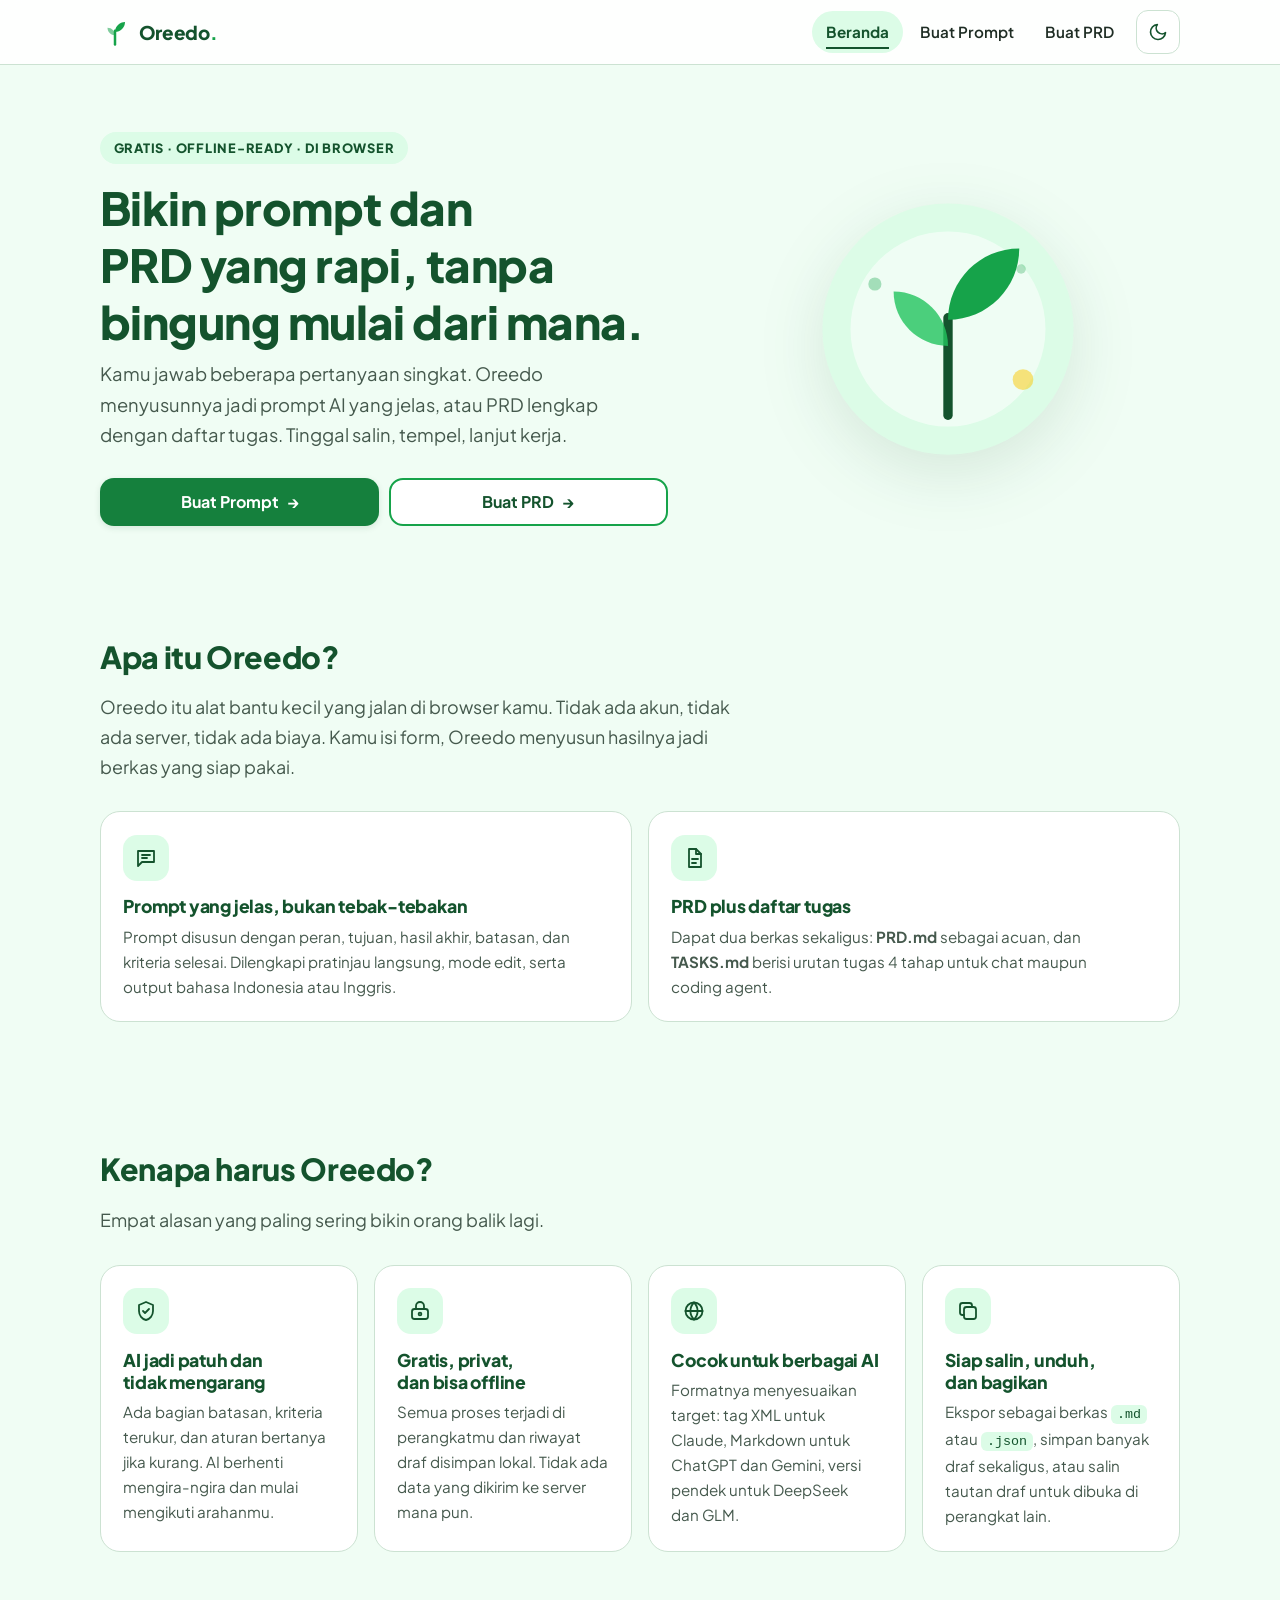
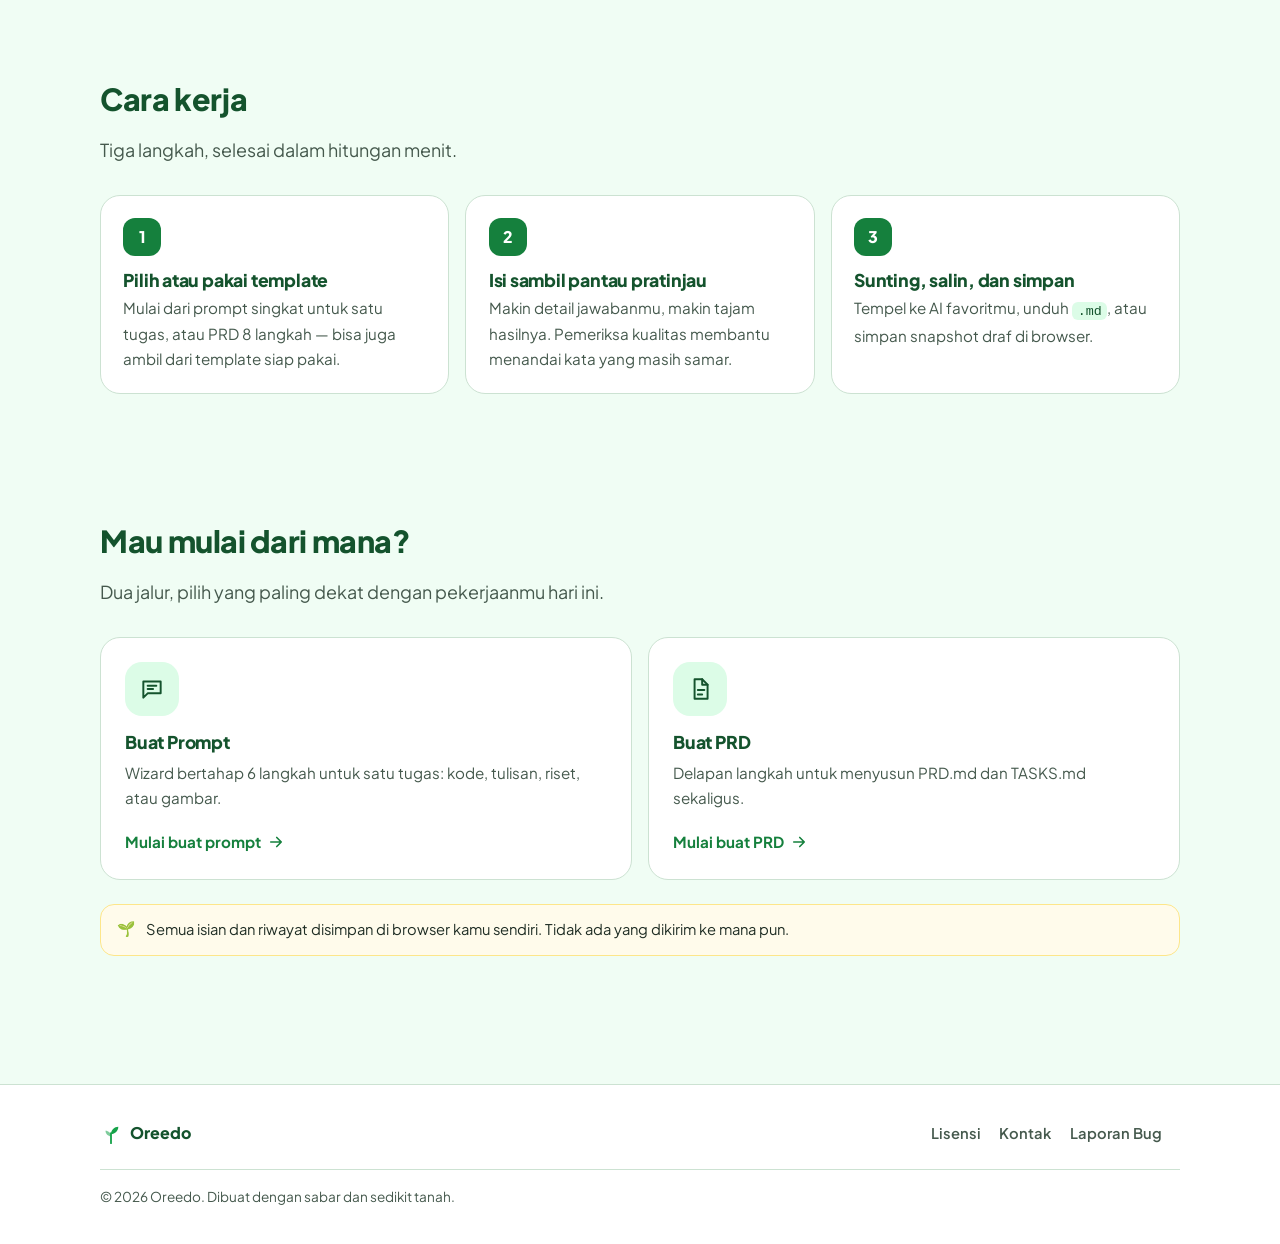
<file: index.html>
<!DOCTYPE html>
<html lang="id">
<head>
  <meta charset="UTF-8">
  <meta name="viewport" content="width=device-width, initial-scale=1">
  <meta name="color-scheme" content="light dark">
  <script>try{var t=localStorage.getItem('oreedo:theme');if(t==='light'||t==='dark'){document.querySelector('meta[name="color-scheme"]').content=t;}}catch(e){}</script>
  <title>Oreedo — Mesin Pembuat Prompt AI &amp; PRD</title>
  <meta name="description" content="Oreedo menyusun prompt AI dan PRD lengkap dari jawaban singkatmu. Salin, tempel ke ChatGPT, Claude, Gemini, DeepSeek, atau GLM.">
  <meta name="theme-color" content="#16a34a" media="(prefers-color-scheme: light)">
  <meta name="theme-color" content="#0c1610" media="(prefers-color-scheme: dark)">
  <meta property="og:title" content="Oreedo — Mesin Pembuat Prompt AI &amp; PRD">
  <meta property="og:description" content="Bikin prompt dan PRD yang rapi, tanpa bingung mulai dari mana.">
  <meta property="og:type" content="website">
  <meta property="og:image" content="assets/img/og-image.png">
  <meta name="twitter:card" content="summary_large_image">
  <meta name="twitter:image" content="assets/img/og-image.png">

  <link rel="manifest" href="manifest.webmanifest">
  <link rel="preconnect" href="https://fonts.googleapis.com">
  <link rel="preconnect" href="https://fonts.gstatic.com" crossorigin>
  <link href="https://fonts.googleapis.com/css2?family=Plus+Jakarta+Sans:wght@400;600;700;800&display=swap" rel="stylesheet">
  <link rel="stylesheet" href="assets/css/style.css">
  <link rel="icon" href="assets/img/logo.svg" type="image/svg+xml">
  <link rel="apple-touch-icon" href="assets/img/apple-touch-icon.png">
</head>
<body>

  <a class="skip-link" href="#main">Lewati ke konten</a>

  <header class="site-header">
    <div class="container header-inner">
      <a class="brand" href="index.html">
        <svg class="brand-mark" viewBox="0 0 24 24" aria-hidden="true" focusable="false">
          <path d="M12 22V11" fill="none" stroke="currentColor" stroke-width="2" stroke-linecap="round"/>
          <path d="M12 12c0-4.42 3.58-8 8-8 0 4.42-3.58 8-8 8Z" fill="currentColor"/>
          <path d="M12 14.5c0-3.31-2.69-6-6-6 0 3.31 2.69 6 6 6Z" fill="currentColor" opacity=".55"/>
        </svg>
        <span class="brand-name">Oreedo<span class="brand-dot">.</span></span>
      </a>

      <div class="header-actions">
        <button class="nav-toggle" type="button" aria-expanded="false" aria-controls="site-nav" aria-label="Buka menu">
          <svg viewBox="0 0 24 24" width="22" height="22" fill="none" stroke="currentColor" stroke-width="2" stroke-linecap="round" aria-hidden="true" focusable="false">
            <path d="M4 7h16M4 12h16M4 17h16"/>
          </svg>
        </button>

        <nav class="site-nav" id="site-nav" aria-label="Navigasi utama">
          <ul>
            <li><a href="index.html" aria-current="page">Beranda</a></li>
            <li><a href="prompt.html">Buat Prompt</a></li>
            <li><a href="prd.html">Buat PRD</a></li>
          </ul>
        </nav>

        <button class="theme-toggle" type="button" id="theme-toggle">
          <span class="theme-opt theme-opt-dark">
            <svg viewBox="0 0 24 24" width="20" height="20" fill="none" stroke="currentColor" stroke-width="2" stroke-linecap="round" stroke-linejoin="round" aria-hidden="true" focusable="false">
              <path d="M21 12.79A9 9 0 1 1 11.21 3 7 7 0 0 0 21 12.79z"/>
            </svg>
            <span class="visually-hidden">Ganti ke mode gelap</span>
          </span>
          <span class="theme-opt theme-opt-light">
            <svg viewBox="0 0 24 24" width="20" height="20" fill="none" stroke="currentColor" stroke-width="2" stroke-linecap="round" stroke-linejoin="round" aria-hidden="true" focusable="false">
              <circle cx="12" cy="12" r="4"/>
              <path d="M12 2v2M12 20v2M4.93 4.93l1.41 1.41M17.66 17.66l1.41 1.41M2 12h2M20 12h2M6.34 17.66l-1.41 1.41M19.07 4.93l-1.41 1.41"/>
            </svg>
            <span class="visually-hidden">Ganti ke mode terang</span>
          </span>
        </button>
      </div>
    </div>
  </header>

  <main id="main">

    <!-- ============ HERO ============ -->
    <section class="hero">
      <div class="container hero-inner">
        <div>
          <span class="eyebrow">Gratis · Offline-Ready · Di Browser</span>
          <h1>Bikin prompt dan PRD yang rapi, tanpa bingung mulai dari mana.</h1>
          <p class="hero-sub">
            Kamu jawab beberapa pertanyaan singkat. Oreedo menyusunnya jadi prompt AI
            yang jelas, atau PRD lengkap dengan daftar tugas. Tinggal salin, tempel,
            lanjut kerja.
          </p>
          <div class="hero-actions">
            <a class="btn btn-primary" href="prompt.html">
              Buat Prompt
              <span class="btn-arrow" aria-hidden="true">→</span>
            </a>
            <a class="btn btn-secondary" href="prd.html">
              Buat PRD
              <span class="btn-arrow" aria-hidden="true">→</span>
            </a>
          </div>
        </div>

        <div class="hero-art" aria-hidden="true">
          <svg viewBox="0 0 320 320" role="presentation" focusable="false">
            <circle cx="160" cy="160" r="134" fill="#dcfce7"/>
            <circle cx="160" cy="160" r="104" fill="#ffffff" opacity=".55"/>
            <path d="M160 252V148" fill="none" stroke="#14532d" stroke-width="10" stroke-linecap="round"/>
            <path d="M160 150c0-42 34-76 76-76 0 42-34 76-76 76Z" fill="#16a34a"/>
            <path d="M160 178c0-32-26-58-58-58 0 32 26 58 58 58Z" fill="#22c55e" opacity=".8"/>
            <circle cx="240" cy="214" r="11" fill="#facc15" opacity=".55"/>
            <circle cx="82" cy="112" r="7" fill="#16a34a" opacity=".35"/>
            <circle cx="238" cy="96" r="5" fill="#16a34a" opacity=".3"/>
          </svg>
        </div>
      </div>
    </section>

    <!-- ============ APA ITU ============ -->
    <section class="section" id="apa-itu">
      <div class="container">
        <div class="section-head">
          <h2>Apa itu Oreedo?</h2>
          <p class="lead">
            Oreedo itu alat bantu kecil yang jalan di browser kamu. Tidak ada akun,
            tidak ada server, tidak ada biaya. Kamu isi form, Oreedo menyusun hasilnya
            jadi berkas yang siap pakai.
          </p>
        </div>

        <div class="grid grid-2">
          <article class="card">
            <span class="card-icon" aria-hidden="true">
              <svg viewBox="0 0 24 24" width="24" height="24" fill="none" stroke="currentColor" stroke-width="1.8" stroke-linecap="round" stroke-linejoin="round">
                <path d="M4 5h16v11H8l-4 4V5Z"/>
                <path d="M8 9h8M8 12h5"/>
              </svg>
            </span>
            <h3>Prompt yang jelas, bukan tebak-tebakan</h3>
            <p>
              Prompt disusun dengan peran, tujuan, hasil akhir, batasan, dan kriteria selesai.
              Dilengkapi pratinjau langsung, mode edit, serta output bahasa Indonesia atau Inggris.
            </p>
          </article>

          <article class="card">
            <span class="card-icon" aria-hidden="true">
              <svg viewBox="0 0 24 24" width="24" height="24" fill="none" stroke="currentColor" stroke-width="1.8" stroke-linecap="round" stroke-linejoin="round">
                <path d="M7 3h7l5 5v13H7z"/>
                <path d="M14 3v5h5"/>
                <path d="M10 13h6M10 17h4"/>
              </svg>
            </span>
            <h3>PRD plus daftar tugas</h3>
            <p>
              Dapat dua berkas sekaligus: <strong>PRD.md</strong> sebagai acuan, dan
              <strong>TASKS.md</strong> berisi urutan tugas 4 tahap untuk chat maupun coding agent.
            </p>
          </article>
        </div>
      </div>
    </section>

    <!-- ============ KENAPA ============ -->
    <section class="section" id="kenapa">
      <div class="container">
        <div class="section-head">
          <h2>Kenapa harus Oreedo?</h2>
          <p class="lead">Empat alasan yang paling sering bikin orang balik lagi.</p>
        </div>

        <div class="grid grid-4">
          <article class="card">
            <span class="card-icon" aria-hidden="true">
              <svg viewBox="0 0 24 24" width="24" height="24" fill="none" stroke="currentColor" stroke-width="1.8" stroke-linecap="round" stroke-linejoin="round">
                <path d="M12 3l7 3v6c0 4.4-3 8.2-7 9-4-.8-7-4.6-7-9V6l7-3Z"/>
                <path d="M9 12l2 2 4-4"/>
              </svg>
            </span>
            <h3>AI jadi patuh dan tidak mengarang</h3>
            <p>
              Ada bagian batasan, kriteria terukur, dan aturan bertanya jika kurang. AI berhenti
              mengira-ngira dan mulai mengikuti arahanmu.
            </p>
          </article>

          <article class="card">
            <span class="card-icon" aria-hidden="true">
              <svg viewBox="0 0 24 24" width="24" height="24" fill="none" stroke="currentColor" stroke-width="1.8" stroke-linecap="round" stroke-linejoin="round">
                <rect x="4" y="10" width="16" height="10" rx="2.5"/>
                <path d="M8 10V7a4 4 0 0 1 8 0v3"/>
                <circle cx="12" cy="15" r="1.4"/>
              </svg>
            </span>
            <h3>Gratis, privat, dan bisa offline</h3>
            <p>
              Semua proses terjadi di perangkatmu dan riwayat draf disimpan lokal. Tidak ada data
              yang dikirim ke server mana pun.
            </p>
          </article>

          <article class="card">
            <span class="card-icon" aria-hidden="true">
              <svg viewBox="0 0 24 24" width="24" height="24" fill="none" stroke="currentColor" stroke-width="1.8" stroke-linecap="round" stroke-linejoin="round">
                <circle cx="12" cy="12" r="8.5"/>
                <path d="M3.5 12h17M12 3.5c2.4 2.4 3.6 5.4 3.6 8.5S14.4 18.1 12 20.5c-2.4-2.4-3.6-5.4-3.6-8.5S9.6 5.9 12 3.5Z"/>
              </svg>
            </span>
            <h3>Cocok untuk berbagai AI</h3>
            <p>
              Formatnya menyesuaikan target: tag XML untuk Claude, Markdown untuk ChatGPT
              dan Gemini, versi pendek untuk DeepSeek dan GLM.
            </p>
          </article>

          <article class="card">
            <span class="card-icon" aria-hidden="true">
              <svg viewBox="0 0 24 24" width="24" height="24" fill="none" stroke="currentColor" stroke-width="1.8" stroke-linecap="round" stroke-linejoin="round">
                <rect x="8" y="8" width="12" height="12" rx="2.5"/>
                <path d="M16 8V6.5A2.5 2.5 0 0 0 13.5 4H6.5A2.5 2.5 0 0 0 4 6.5v7A2.5 2.5 0 0 0 6.5 16H8"/>
              </svg>
            </span>
            <h3>Siap salin, unduh, dan bagikan</h3>
            <p>
              Ekspor sebagai berkas <code>.md</code> atau <code>.json</code>, simpan banyak draf
              sekaligus, atau salin tautan draf untuk dibuka di perangkat lain.
            </p>
          </article>
        </div>
      </div>
    </section>

    <!-- ============ CARA KERJA ============ -->
    <section class="section" id="cara-kerja">
      <div class="container">
        <div class="section-head">
          <h2>Cara kerja</h2>
          <p class="lead">Tiga langkah, selesai dalam hitungan menit.</p>
        </div>

        <ol class="steps">
          <li class="step">
            <span class="step-num" aria-hidden="true">1</span>
            <h3>Pilih atau pakai template</h3>
            <p>Mulai dari prompt singkat untuk satu tugas, atau PRD 8 langkah — bisa juga ambil dari template siap pakai.</p>
          </li>
          <li class="step">
            <span class="step-num" aria-hidden="true">2</span>
            <h3>Isi sambil pantau pratinjau</h3>
            <p>Makin detail jawabanmu, makin tajam hasilnya. Pemeriksa kualitas membantu menandai kata yang masih samar.</p>
          </li>
          <li class="step">
            <span class="step-num" aria-hidden="true">3</span>
            <h3>Sunting, salin, dan simpan</h3>
            <p>Tempel ke AI favoritmu, unduh <code>.md</code>, atau simpan snapshot draf di browser.</p>
          </li>
        </ol>
      </div>
    </section>

    <!-- ============ PILIHAN ============ -->
    <section class="section" id="mulai">
      <div class="container">
        <div class="section-head">
          <h2>Mau mulai dari mana?</h2>
          <p class="lead">Dua jalur, pilih yang paling dekat dengan pekerjaanmu hari ini.</p>
        </div>

        <div class="grid grid-2">
          <a class="choice-card" href="prompt.html">
            <span class="choice-icon" aria-hidden="true">
              <svg viewBox="0 0 24 24" width="26" height="26" fill="none" stroke="currentColor" stroke-width="1.8" stroke-linecap="round" stroke-linejoin="round">
                <path d="M4 5h16v11H8l-4 4V5Z"/>
                <path d="M8 9h8M8 12h5"/>
              </svg>
            </span>
            <h3>Buat Prompt</h3>
            <p>Wizard bertahap 6 langkah untuk satu tugas: kode, tulisan, riset, atau gambar.</p>
            <span class="choice-cta">
              Mulai buat prompt
              <svg viewBox="0 0 24 24" width="18" height="18" fill="none" stroke="currentColor" stroke-width="2.2" stroke-linecap="round" stroke-linejoin="round" aria-hidden="true">
                <path d="M5 12h14M13 6l6 6-6 6"/>
              </svg>
            </span>
          </a>

          <a class="choice-card" href="prd.html">
            <span class="choice-icon" aria-hidden="true">
              <svg viewBox="0 0 24 24" width="26" height="26" fill="none" stroke="currentColor" stroke-width="1.8" stroke-linecap="round" stroke-linejoin="round">
                <path d="M7 3h7l5 5v13H7z"/>
                <path d="M14 3v5h5"/>
                <path d="M10 13h6M10 17h4"/>
              </svg>
            </span>
            <h3>Buat PRD</h3>
            <p>Delapan langkah untuk menyusun PRD.md dan TASKS.md sekaligus.</p>
            <span class="choice-cta">
              Mulai buat PRD
              <svg viewBox="0 0 24 24" width="18" height="18" fill="none" stroke="currentColor" stroke-width="2.2" stroke-linecap="round" stroke-linejoin="round" aria-hidden="true">
                <path d="M5 12h14M13 6l6 6-6 6"/>
              </svg>
            </span>
          </a>
        </div>

        <div class="notice notice-info mt-2">
          <span class="notice-icon" aria-hidden="true">🌱</span>
          <p>
            Semua isian dan riwayat disimpan di browser kamu sendiri. Tidak ada yang dikirim ke mana pun.
          </p>
        </div>
      </div>
    </section>

  </main>

  <footer class="site-footer">
    <div class="container footer-inner">
      <span class="footer-brand">
        <svg class="brand-mark" viewBox="0 0 24 24" aria-hidden="true" focusable="false">
          <path d="M12 22V11" fill="none" stroke="currentColor" stroke-width="2" stroke-linecap="round"/>
          <path d="M12 12c0-4.42 3.58-8 8-8 0 4.42-3.58 8-8 8Z" fill="currentColor"/>
          <path d="M12 14.5c0-3.31-2.69-6-6-6 0 3.31 2.69 6 6 6Z" fill="currentColor" opacity=".55"/>
        </svg>
        Oreedo
      </span>

      <ul class="footer-links">
        <li><a href="lisensi.html">Lisensi</a></li>
        <li><a href="kontak.html">Kontak</a></li>
        <li><a href="bug.html">Laporan Bug</a></li>
        <li><button type="button" class="btn btn-secondary btn-xs" id="btn-install" hidden>Pasang aplikasi</button></li>
      </ul>
      <span class="visually-hidden" id="install-status" role="status"></span>

      <p class="footer-meta">
        &copy; <span data-year>2026</span> Oreedo. Dibuat dengan sabar dan sedikit tanah.
      </p>
    </div>
  </footer>

  <script src="assets/js/common.js" defer></script>
</body>
</html>
</file>
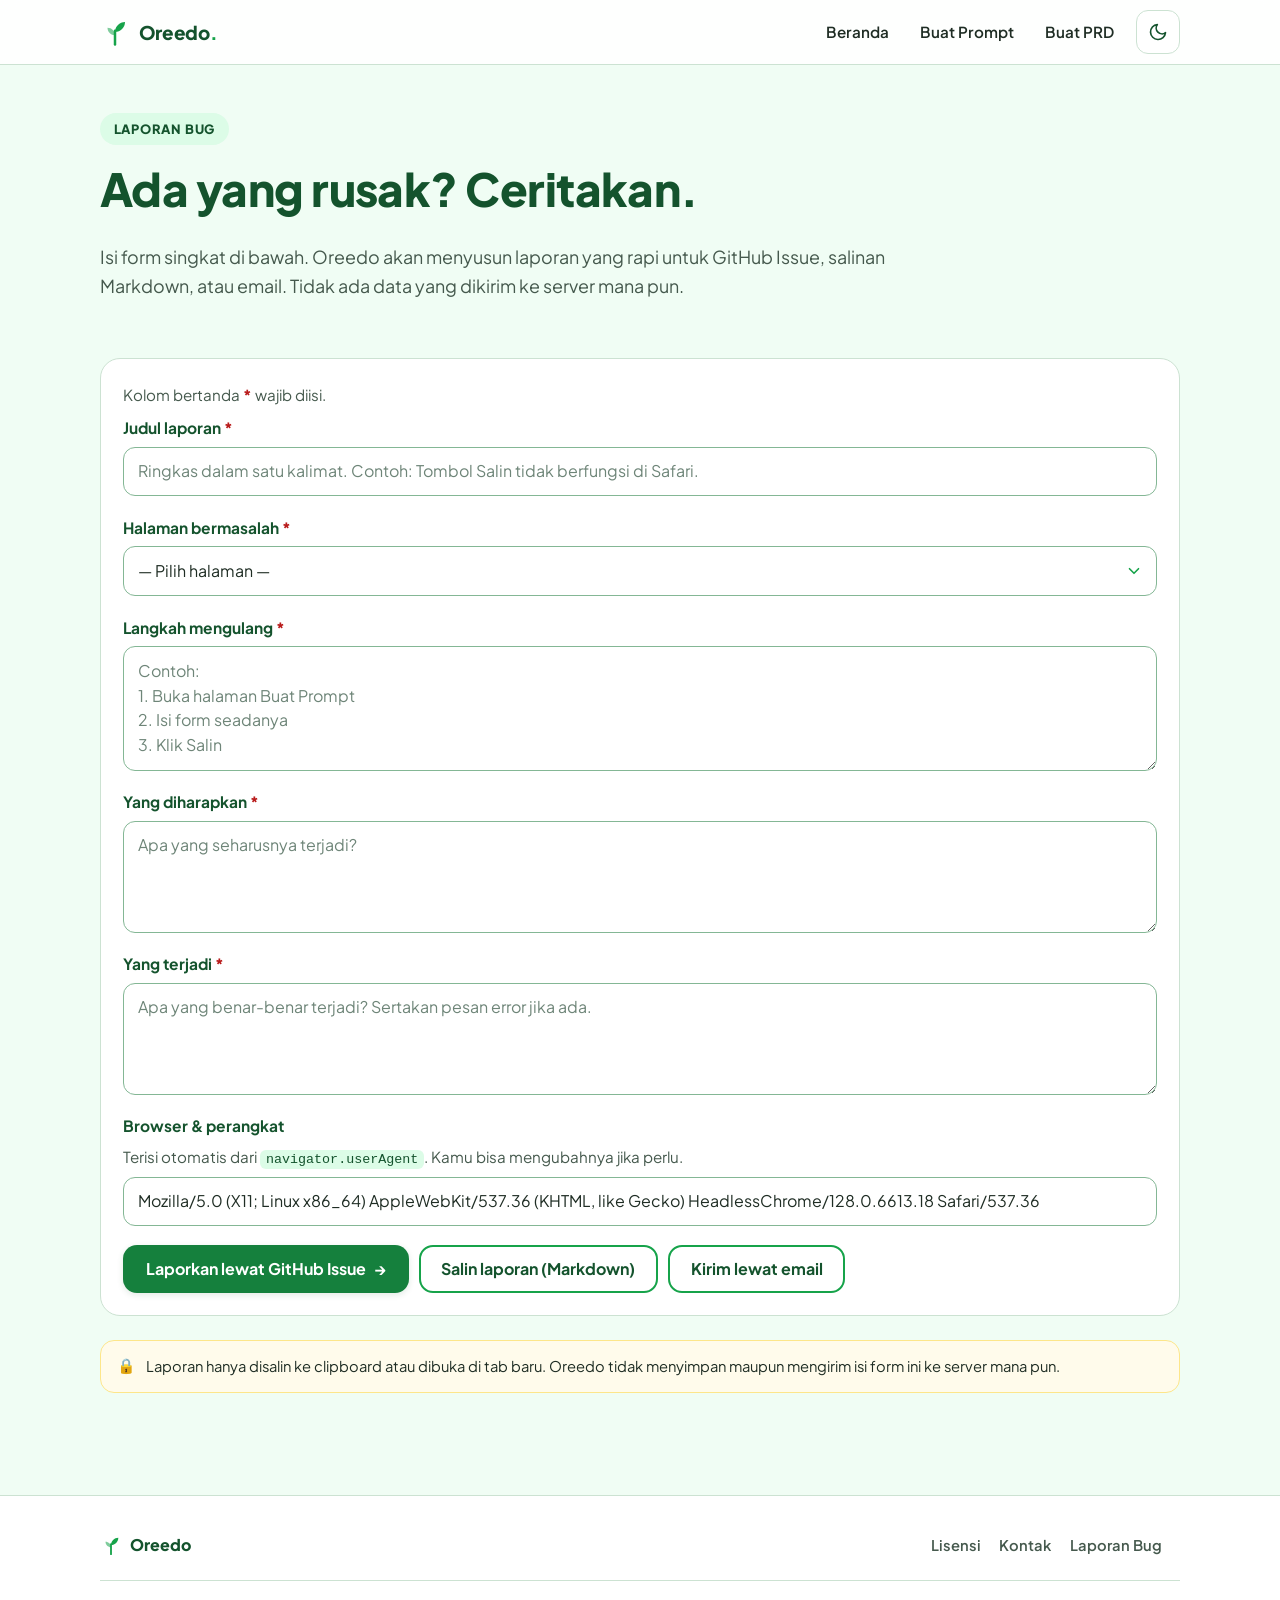
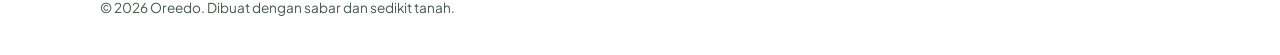
<file: bug.html>
<!DOCTYPE html>
<html lang="id">
<head>
  <meta charset="UTF-8">
  <meta name="viewport" content="width=device-width, initial-scale=1">
  <meta name="color-scheme" content="light dark">
  <script>try{var t=localStorage.getItem('oreedo:theme');if(t==='light'||t==='dark'){document.querySelector('meta[name="color-scheme"]').content=t;}}catch(e){}</script>
  <title>Laporan Bug — Oreedo</title>
  <meta name="description" content="Laporkan bug di Oreedo lewat GitHub Issue, salinan Markdown, atau email. Tanpa form yang butuh server.">
  <meta name="theme-color" content="#16a34a" media="(prefers-color-scheme: light)">
  <meta name="theme-color" content="#0c1610" media="(prefers-color-scheme: dark)">
  <meta property="og:title" content="Laporan Bug — Oreedo">
  <meta property="og:description" content="Laporkan masalah di Oreedo lewat GitHub Issue, Markdown, atau email langsung dari browser.">
  <meta property="og:type" content="website">
  <meta property="og:image" content="assets/img/og-image.png">
  <meta name="twitter:card" content="summary_large_image">
  <meta name="twitter:image" content="assets/img/og-image.png">

  <link rel="manifest" href="manifest.webmanifest">
  <link rel="icon" href="assets/img/logo.svg" type="image/svg+xml">
  <link rel="apple-touch-icon" href="assets/img/apple-touch-icon.png">
  <link rel="preconnect" href="https://fonts.googleapis.com">
  <link rel="preconnect" href="https://fonts.gstatic.com" crossorigin>
  <link href="https://fonts.googleapis.com/css2?family=Plus+Jakarta+Sans:wght@400;600;700;800&display=swap" rel="stylesheet">
  <link rel="stylesheet" href="assets/css/style.css">
</head>
<body>

  <a class="skip-link" href="#main">Lewati ke konten</a>

  <header class="site-header">
    <div class="container header-inner">
      <a class="brand" href="index.html">
        <svg class="brand-mark" viewBox="0 0 24 24" aria-hidden="true" focusable="false">
          <path d="M12 22V11" fill="none" stroke="currentColor" stroke-width="2" stroke-linecap="round"/>
          <path d="M12 12c0-4.42 3.58-8 8-8 0 4.42-3.58 8-8 8Z" fill="currentColor"/>
          <path d="M12 14.5c0-3.31-2.69-6-6-6 0 3.31 2.69 6 6 6Z" fill="currentColor" opacity=".55"/>
        </svg>
        <span class="brand-name">Oreedo<span class="brand-dot">.</span></span>
      </a>

      <div class="header-actions">
        <button class="nav-toggle" type="button" aria-expanded="false" aria-controls="site-nav" aria-label="Buka menu">
          <svg viewBox="0 0 24 24" width="22" height="22" fill="none" stroke="currentColor" stroke-width="2" stroke-linecap="round" aria-hidden="true" focusable="false">
            <path d="M4 7h16M4 12h16M4 17h16"/>
          </svg>
        </button>

        <nav class="site-nav" id="site-nav" aria-label="Navigasi utama">
          <ul>
            <li><a href="index.html">Beranda</a></li>
            <li><a href="prompt.html">Buat Prompt</a></li>
            <li><a href="prd.html">Buat PRD</a></li>
          </ul>
        </nav>

        <button class="theme-toggle" type="button" id="theme-toggle">
          <span class="theme-opt theme-opt-dark">
            <svg viewBox="0 0 24 24" width="20" height="20" fill="none" stroke="currentColor" stroke-width="2" stroke-linecap="round" stroke-linejoin="round" aria-hidden="true" focusable="false">
              <path d="M21 12.79A9 9 0 1 1 11.21 3 7 7 0 0 0 21 12.79z"/>
            </svg>
            <span class="visually-hidden">Ganti ke mode gelap</span>
          </span>
          <span class="theme-opt theme-opt-light">
            <svg viewBox="0 0 24 24" width="20" height="20" fill="none" stroke="currentColor" stroke-width="2" stroke-linecap="round" stroke-linejoin="round" aria-hidden="true" focusable="false">
              <circle cx="12" cy="12" r="4"/>
              <path d="M12 2v2M12 20v2M4.93 4.93l1.41 1.41M17.66 17.66l1.41 1.41M2 12h2M20 12h2M6.34 17.66l-1.41 1.41M19.07 4.93l-1.41 1.41"/>
            </svg>
            <span class="visually-hidden">Ganti ke mode terang</span>
          </span>
        </button>
      </div>
    </div>
  </header>

  <main id="main">

    <section class="page-head">
      <div class="container">
        <span class="eyebrow">Laporan Bug</span>
        <h1>Ada yang rusak? Ceritakan.</h1>
        <p class="lead">
          Isi form singkat di bawah. Oreedo akan menyusun laporan yang rapi untuk
          GitHub Issue, salinan Markdown, atau email. Tidak ada data yang dikirim ke
          server mana pun.
        </p>
      </div>
    </section>

    <section class="section-tight">
      <div class="container">

        <div class="card">
          <p class="form-note">Kolom bertanda <span class="req" aria-hidden="true">*</span> wajib diisi.</p>

          <form id="bug-form" class="form-grid" novalidate>

            <div class="field">
              <label for="bug-judul">Judul laporan <span class="req" aria-hidden="true">*</span></label>
              <input class="input" id="bug-judul" name="judul" type="text" required data-error="err-judul"
                     placeholder="Ringkas dalam satu kalimat. Contoh: Tombol Salin tidak berfungsi di Safari.">
              <p class="field-error" id="err-judul">
                <span role="img" aria-label="Error">❌</span>
                <span>Tulis ringkasan judul laporan terlebih dahulu.</span>
              </p>
            </div>

            <div class="field">
              <label for="bug-halaman">Halaman bermasalah <span class="req" aria-hidden="true">*</span></label>
              <select class="select" id="bug-halaman" name="halaman" required data-error="err-halaman">
                <option value="">— Pilih halaman —</option>
                <option value="index.html">Beranda</option>
                <option value="prompt.html">Buat Prompt</option>
                <option value="prd.html">Buat PRD</option>
                <option value="lisensi.html">Lisensi</option>
                <option value="kontak.html">Kontak</option>
                <option value="bug.html">Laporan Bug</option>
                <option value="404.html">Halaman 404</option>
                <option value="lainnya">Lainnya</option>
              </select>
              <p class="field-error" id="err-halaman">
                <span role="img" aria-label="Error">❌</span>
                <span>Pilih halaman tempat bug ditemukan.</span>
              </p>
            </div>

            <div class="field">
              <label for="bug-langkah">Langkah mengulang <span class="req" aria-hidden="true">*</span></label>
              <textarea class="textarea" id="bug-langkah" name="langkah" required data-error="err-langkah"
                        placeholder="Contoh:&#10;1. Buka halaman Buat Prompt&#10;2. Isi form seadanya&#10;3. Klik Salin"></textarea>
              <p class="field-error" id="err-langkah">
                <span role="img" aria-label="Error">❌</span>
                <span>Jelaskan langkah untuk mengulang masalah ini.</span>
              </p>
            </div>

            <div class="field">
              <label for="bug-harapan">Yang diharapkan <span class="req" aria-hidden="true">*</span></label>
              <textarea class="textarea" id="bug-harapan" name="harapan" required data-error="err-harapan"
                        placeholder="Apa yang seharusnya terjadi?"></textarea>
              <p class="field-error" id="err-harapan">
                <span role="img" aria-label="Error">❌</span>
                <span>Jelaskan hasil yang seharusnya terjadi.</span>
              </p>
            </div>

            <div class="field">
              <label for="bug-kenyataan">Yang terjadi <span class="req" aria-hidden="true">*</span></label>
              <textarea class="textarea" id="bug-kenyataan" name="kenyataan" required data-error="err-kenyataan"
                        placeholder="Apa yang benar-benar terjadi? Sertakan pesan error jika ada."></textarea>
              <p class="field-error" id="err-kenyataan">
                <span role="img" aria-label="Error">❌</span>
                <span>Jelaskan apa yang benar-benar terjadi.</span>
              </p>
            </div>

            <div class="field">
              <label for="bug-browser">Browser &amp; perangkat</label>
              <p class="hint" id="hint-browser">Terisi otomatis dari <code>navigator.userAgent</code>. Kamu bisa mengubahnya jika perlu.</p>
              <input class="input" id="bug-browser" name="browser" type="text" aria-describedby="hint-browser"
                     placeholder="Contoh: Chrome 135 di Android 14 / macOS Safari.">
            </div>

            <div class="btn-group">
              <button type="submit" class="btn btn-primary" id="btn-issue">
                Laporkan lewat GitHub Issue
                <span class="btn-arrow" aria-hidden="true">→</span>
              </button>
              <button type="button" class="btn btn-secondary" id="btn-copy-report">
                Salin laporan (Markdown)
              </button>
              <button type="button" class="btn btn-secondary" id="btn-email">
                Kirim lewat email
              </button>
            </div>
          </form>
        </div>

        <div class="notice notice-info mt-2">
          <span class="notice-icon" aria-hidden="true">🔒</span>
          <p>
            Laporan hanya disalin ke clipboard atau dibuka di tab baru. Oreedo tidak
            menyimpan maupun mengirim isi form ini ke server mana pun.
          </p>
        </div>

      </div>
    </section>

  </main>

  <footer class="site-footer">
    <div class="container footer-inner">
      <span class="footer-brand">
        <svg class="brand-mark" viewBox="0 0 24 24" aria-hidden="true" focusable="false">
          <path d="M12 22V11" fill="none" stroke="currentColor" stroke-width="2" stroke-linecap="round"/>
          <path d="M12 12c0-4.42 3.58-8 8-8 0 4.42-3.58 8-8 8Z" fill="currentColor"/>
          <path d="M12 14.5c0-3.31-2.69-6-6-6 0 3.31 2.69 6 6 6Z" fill="currentColor" opacity=".55"/>
        </svg>
        Oreedo
      </span>

      <ul class="footer-links">
        <li><a href="lisensi.html">Lisensi</a></li>
        <li><a href="kontak.html">Kontak</a></li>
        <li><a href="bug.html">Laporan Bug</a></li>
        <li><button type="button" class="btn btn-secondary btn-xs" id="btn-install" hidden>Pasang aplikasi</button></li>
      </ul>
      <span class="visually-hidden" id="install-status" role="status"></span>

      <p class="footer-meta">
        &copy; <span data-year>2026</span> Oreedo. Dibuat dengan sabar dan sedikit tanah.
      </p>
    </div>
  </footer>

  <script src="assets/js/common.js" defer></script>
  <script>
    (function () {
      'use strict';

      var GITHUB_USER = 'jaiz-lana';
      var GITHUB_REPO = 'Oreedo';
      var EMAIL = 'seputarteknologi102@gmail.com';
      var MAX_ISSUE_URL_LEN = 7000;

      function startBugPage() {
        var Oreedo = window.Oreedo;
        var $ = Oreedo.$;

        function initBrowser() {
          var el = $('#bug-browser');
          if (!el) return;
          try {
            var ua = navigator.userAgent || '';
            if (ua) el.value = ua;
          } catch (err) { /* diabaikan */ }
        }

        function validateForm() {
          var form = $('#bug-form');
          return Oreedo.validation.checkAndFocusFirstInvalid(form);
        }

        function getData() {
          function val(id) {
            var el = document.getElementById(id);
            return el ? String(el.value || '').trim() : '';
          }
          return {
            judul: val('bug-judul'),
            halaman: val('bug-halaman'),
            langkah: val('bug-langkah'),
            harapan: val('bug-harapan'),
            kenyataan: val('bug-kenyataan'),
            browser: val('bug-browser')
          };
        }

        function buildBody(d) {
          var lines = [];
          lines.push('### Halaman');
          lines.push(d.halaman || '[tidak diisi]');
          lines.push('');
          lines.push('### Langkah mengulang');
          lines.push(d.langkah);
          lines.push('');
          lines.push('### Yang diharapkan');
          lines.push(d.harapan);
          lines.push('');
          lines.push('### Yang terjadi');
          lines.push(d.kenyataan);
          lines.push('');
          lines.push('### Browser & perangkat');
          lines.push(d.browser || '[tidak diisi]');
          lines.push('');
          lines.push('---');
          lines.push('Dilaporkan lewat Oreedo.');
          return lines.join('\n');
        }

        function buildMarkdownReport(d) {
          return '# [Bug] ' + d.judul + '\n\n' + buildBody(d);
        }

        function buildIssueUrl(d) {
          var title = '[Bug] ' + d.judul;
          var body = buildBody(d);
          var base = 'https://github.com/' + GITHUB_USER + '/' + GITHUB_REPO + '/issues/new';
          return base + '?title=' + encodeURIComponent(title) + '&body=' + encodeURIComponent(body);
        }

        function openIssue() {
          if (!validateForm()) return;
          var d = getData();
          var title = '[Bug] ' + d.judul;
          var url = buildIssueUrl(d);

          if (url.length > MAX_ISSUE_URL_LEN) {
            var fullMd = buildMarkdownReport(d);
            var shortUrl = 'https://github.com/' + GITHUB_USER + '/' + GITHUB_REPO + '/issues/new'
              + '?title=' + encodeURIComponent(title)
              + '&body=' + encodeURIComponent('(Isi laporan lengkap sudah disalin ke clipboard — silakan tempel di sini.)');

            Oreedo.copy(fullMd).then(function () {
              Oreedo.toast('Laporan terlalu panjang untuk URL — Markdown lengkap sudah disalin ke clipboard, tempel di GitHub Issue.');
            });
            try {
              window.open(shortUrl, '_blank', 'noopener,noreferrer');
            } catch (err) {
              Oreedo.toast('Salinan Markdown siap. Buka GitHub Issue secara manual jika pop-up diblokir.');
            }
            return;
          }

          try {
            window.open(url, '_blank', 'noopener,noreferrer');
            Oreedo.toast('GitHub Issue dibuka di tab baru.');
          } catch (err) {
            Oreedo.toast('Gagal membuka tab baru. Izinkan pop-up atau salin laporan Markdown.');
          }
        }

        function copyReport() {
          if (!validateForm()) return;
          var md = buildMarkdownReport(getData());
          Oreedo.copy(md).then(function (ok) {
            Oreedo.toast(ok ? 'Laporan bug (Markdown) disalin ke clipboard.' : 'Gagal menyalin laporan.');
          });
        }

        function openEmail() {
          if (!validateForm()) return;
          var d = getData();
          var subject = '[Bug Oreedo] ' + d.judul;
          var body = buildBody(d);
          var url = 'mailto:' + encodeURIComponent(EMAIL)
            + '?subject=' + encodeURIComponent(subject)
            + '&body=' + encodeURIComponent(body);

          window.location.href = url;
          Oreedo.toast('Membuka aplikasi email…');
        }

        initBrowser();

        var form = $('#bug-form');
        if (form) {
          Oreedo.validation.attach(form);
          form.addEventListener('submit', function (e) {
            e.preventDefault();
            openIssue();
          });
        }

        var btnCopy = $('#btn-copy-report');
        if (btnCopy) btnCopy.addEventListener('click', copyReport);

        var btnEmail = $('#btn-email');
        if (btnEmail) btnEmail.addEventListener('click', openEmail);
      }

      if (document.readyState === 'loading') {
        document.addEventListener('DOMContentLoaded', startBugPage);
      } else if (window.Oreedo) {
        startBugPage();
      } else {
        window.addEventListener('load', startBugPage);
      }
    })();
  </script>
</body>
</html>
</file>
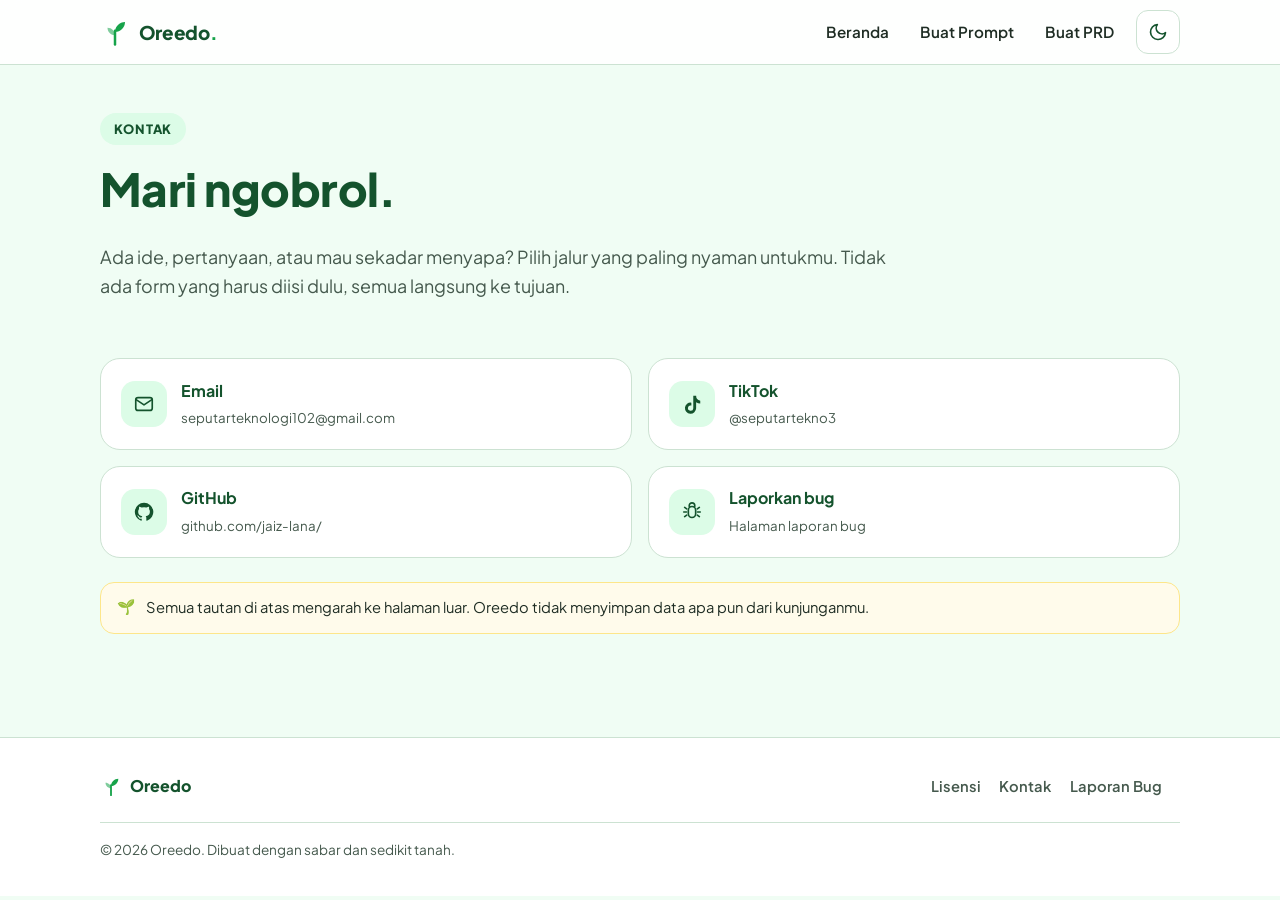
<file: kontak.html>
<!DOCTYPE html>
<html lang="id">
<head>
  <meta charset="UTF-8">
  <meta name="viewport" content="width=device-width, initial-scale=1">
  <meta name="color-scheme" content="light dark">
  <script>try{var t=localStorage.getItem('oreedo:theme');if(t==='light'||t==='dark'){document.querySelector('meta[name="color-scheme"]').content=t;}}catch(e){}</script>
  <title>Kontak — Oreedo</title>
  <meta name="description" content="Hubungi pembuat Oreedo lewat email, TikTok, atau GitHub.">
  <meta name="theme-color" content="#16a34a" media="(prefers-color-scheme: light)">
  <meta name="theme-color" content="#0c1610" media="(prefers-color-scheme: dark)">
  <meta property="og:title" content="Kontak — Oreedo">
  <meta property="og:description" content="Hubungi pembuat Oreedo lewat email, TikTok, atau GitHub.">
  <meta property="og:type" content="website">
  <meta property="og:image" content="assets/img/og-image.png">
  <meta name="twitter:card" content="summary_large_image">
  <meta name="twitter:image" content="assets/img/og-image.png">

  <link rel="manifest" href="manifest.webmanifest">
  <link rel="icon" href="assets/img/logo.svg" type="image/svg+xml">
  <link rel="apple-touch-icon" href="assets/img/apple-touch-icon.png">
  <link rel="preconnect" href="https://fonts.googleapis.com">
  <link rel="preconnect" href="https://fonts.gstatic.com" crossorigin>
  <link href="https://fonts.googleapis.com/css2?family=Plus+Jakarta+Sans:wght@400;600;700;800&display=swap" rel="stylesheet">
  <link rel="stylesheet" href="assets/css/style.css">
</head>
<body>

  <a class="skip-link" href="#main">Lewati ke konten</a>

  <header class="site-header">
    <div class="container header-inner">
      <a class="brand" href="index.html">
        <svg class="brand-mark" viewBox="0 0 24 24" aria-hidden="true" focusable="false">
          <path d="M12 22V11" fill="none" stroke="currentColor" stroke-width="2" stroke-linecap="round"/>
          <path d="M12 12c0-4.42 3.58-8 8-8 0 4.42-3.58 8-8 8Z" fill="currentColor"/>
          <path d="M12 14.5c0-3.31-2.69-6-6-6 0 3.31 2.69 6 6 6Z" fill="currentColor" opacity=".55"/>
        </svg>
        <span class="brand-name">Oreedo<span class="brand-dot">.</span></span>
      </a>

      <div class="header-actions">
        <button class="nav-toggle" type="button" aria-expanded="false" aria-controls="site-nav" aria-label="Buka menu">
          <svg viewBox="0 0 24 24" width="22" height="22" fill="none" stroke="currentColor" stroke-width="2" stroke-linecap="round" aria-hidden="true" focusable="false">
            <path d="M4 7h16M4 12h16M4 17h16"/>
          </svg>
        </button>

        <nav class="site-nav" id="site-nav" aria-label="Navigasi utama">
          <ul>
            <li><a href="index.html">Beranda</a></li>
            <li><a href="prompt.html">Buat Prompt</a></li>
            <li><a href="prd.html">Buat PRD</a></li>
          </ul>
        </nav>

        <button class="theme-toggle" type="button" id="theme-toggle">
          <span class="theme-opt theme-opt-dark">
            <svg viewBox="0 0 24 24" width="20" height="20" fill="none" stroke="currentColor" stroke-width="2" stroke-linecap="round" stroke-linejoin="round" aria-hidden="true" focusable="false">
              <path d="M21 12.79A9 9 0 1 1 11.21 3 7 7 0 0 0 21 12.79z"/>
            </svg>
            <span class="visually-hidden">Ganti ke mode gelap</span>
          </span>
          <span class="theme-opt theme-opt-light">
            <svg viewBox="0 0 24 24" width="20" height="20" fill="none" stroke="currentColor" stroke-width="2" stroke-linecap="round" stroke-linejoin="round" aria-hidden="true" focusable="false">
              <circle cx="12" cy="12" r="4"/>
              <path d="M12 2v2M12 20v2M4.93 4.93l1.41 1.41M17.66 17.66l1.41 1.41M2 12h2M20 12h2M6.34 17.66l-1.41 1.41M19.07 4.93l-1.41 1.41"/>
            </svg>
            <span class="visually-hidden">Ganti ke mode terang</span>
          </span>
        </button>
      </div>
    </div>
  </header>

  <main id="main">

    <section class="page-head">
      <div class="container">
        <span class="eyebrow">Kontak</span>
        <h1>Mari ngobrol.</h1>
        <p class="lead">
          Ada ide, pertanyaan, atau mau sekadar menyapa? Pilih jalur yang paling nyaman
          untukmu. Tidak ada form yang harus diisi dulu, semua langsung ke tujuan.
        </p>
      </div>
    </section>

    <section class="section-tight">
      <div class="container">
        <div class="grid grid-2">

          <a class="link-card" href="mailto:seputarteknologi102@gmail.com">
            <span class="card-icon" aria-hidden="true">
              <svg viewBox="0 0 24 24" width="22" height="22" fill="none" stroke="currentColor" stroke-width="1.8" stroke-linecap="round" stroke-linejoin="round">
                <rect x="3" y="5" width="18" height="14" rx="2.5"/>
                <path d="M3 7l9 6 9-6"/>
              </svg>
            </span>
            <span>
              <strong>Email</strong>
              <small>seputarteknologi102@gmail.com</small>
            </span>
          </a>

          <a class="link-card" href="https://www.tiktok.com/@seputartekno3" target="_blank" rel="noopener noreferrer">
            <span class="card-icon" aria-hidden="true">
              <svg viewBox="0 0 24 24" width="22" height="22" fill="currentColor">
                <path d="M16.5 3a5.5 5.5 0 0 0 4.5 5.4v3.1a8.4 8.4 0 0 1-4.5-1.5v6.6a6.1 6.1 0 1 1-5.2-6.1v3.2a2.9 2.9 0 1 0 2.1 2.9V3h3.1Z"/>
              </svg>
            </span>
            <span>
              <strong>TikTok</strong>
              <small>@seputartekno3</small>
            </span>
          </a>

          <a class="link-card" href="https://github.com/jaiz-lana/" target="_blank" rel="noopener noreferrer">
            <span class="card-icon" aria-hidden="true">
              <svg viewBox="0 0 24 24" width="22" height="22" fill="currentColor">
                <path d="M12 2a10 10 0 0 0-3.16 19.49c.5.09.68-.22.68-.48v-1.7c-2.78.6-3.37-1.34-3.37-1.34-.45-1.15-1.11-1.46-1.11-1.46-.91-.62.07-.6.07-.6 1 .07 1.53 1.03 1.53 1.03.9 1.53 2.36 1.09 2.94.83.09-.65.35-1.09.63-1.34-2.22-.25-4.55-1.11-4.55-4.94 0-1.09.39-1.98 1.03-2.68-.1-.25-.45-1.27.1-2.64 0 0 .84-.27 2.75 1.02a9.5 9.5 0 0 1 5 0c1.91-1.29 2.75-1.02 2.75-1.02.55 1.37.2 2.39.1 2.64.64.7 1.03 1.59 1.03 2.68 0 3.84-2.34 4.69-4.57 4.93.36.31.68.92.68 1.86v2.76c0 .27.18.58.69.48A10 10 0 0 0 12 2Z"/>
              </svg>
            </span>
            <span>
              <strong>GitHub</strong>
              <small>github.com/jaiz-lana/</small>
            </span>
          </a>

          <a class="link-card" href="bug.html">
            <span class="card-icon" aria-hidden="true">
              <svg viewBox="0 0 24 24" width="22" height="22" fill="none" stroke="currentColor" stroke-width="1.8" stroke-linecap="round" stroke-linejoin="round">
                <rect x="8" y="6" width="8" height="12" rx="4"/>
                <path d="M9 6V5a3 3 0 0 1 6 0v1M3 12h3M18 12h3M4 7l2.2 1.6M20 7l-2.2 1.6M4 17l2.2-1.6M20 17l-2.2-1.6"/>
              </svg>
            </span>
            <span>
              <strong>Laporkan bug</strong>
              <small>Halaman laporan bug</small>
            </span>
          </a>

        </div>

        <div class="notice notice-info mt-2">
          <span class="notice-icon" aria-hidden="true">🌱</span>
          <p>
            Semua tautan di atas mengarah ke halaman luar. Oreedo tidak menyimpan
            data apa pun dari kunjunganmu.
          </p>
        </div>
      </div>
    </section>

  </main>

  <footer class="site-footer">
    <div class="container footer-inner">
      <span class="footer-brand">
        <svg class="brand-mark" viewBox="0 0 24 24" aria-hidden="true" focusable="false">
          <path d="M12 22V11" fill="none" stroke="currentColor" stroke-width="2" stroke-linecap="round"/>
          <path d="M12 12c0-4.42 3.58-8 8-8 0 4.42-3.58 8-8 8Z" fill="currentColor"/>
          <path d="M12 14.5c0-3.31-2.69-6-6-6 0 3.31 2.69 6 6 6Z" fill="currentColor" opacity=".55"/>
        </svg>
        Oreedo
      </span>

      <ul class="footer-links">
        <li><a href="lisensi.html">Lisensi</a></li>
        <li><a href="kontak.html">Kontak</a></li>
        <li><a href="bug.html">Laporan Bug</a></li>
        <li><button type="button" class="btn btn-secondary btn-xs" id="btn-install" hidden>Pasang aplikasi</button></li>
      </ul>
      <span class="visually-hidden" id="install-status" role="status"></span>

      <p class="footer-meta">
        &copy; <span data-year>2026</span> Oreedo. Dibuat dengan sabar dan sedikit tanah.
      </p>
    </div>
  </footer>

  <script src="assets/js/common.js" defer></script>
</body>
</html>
</file>
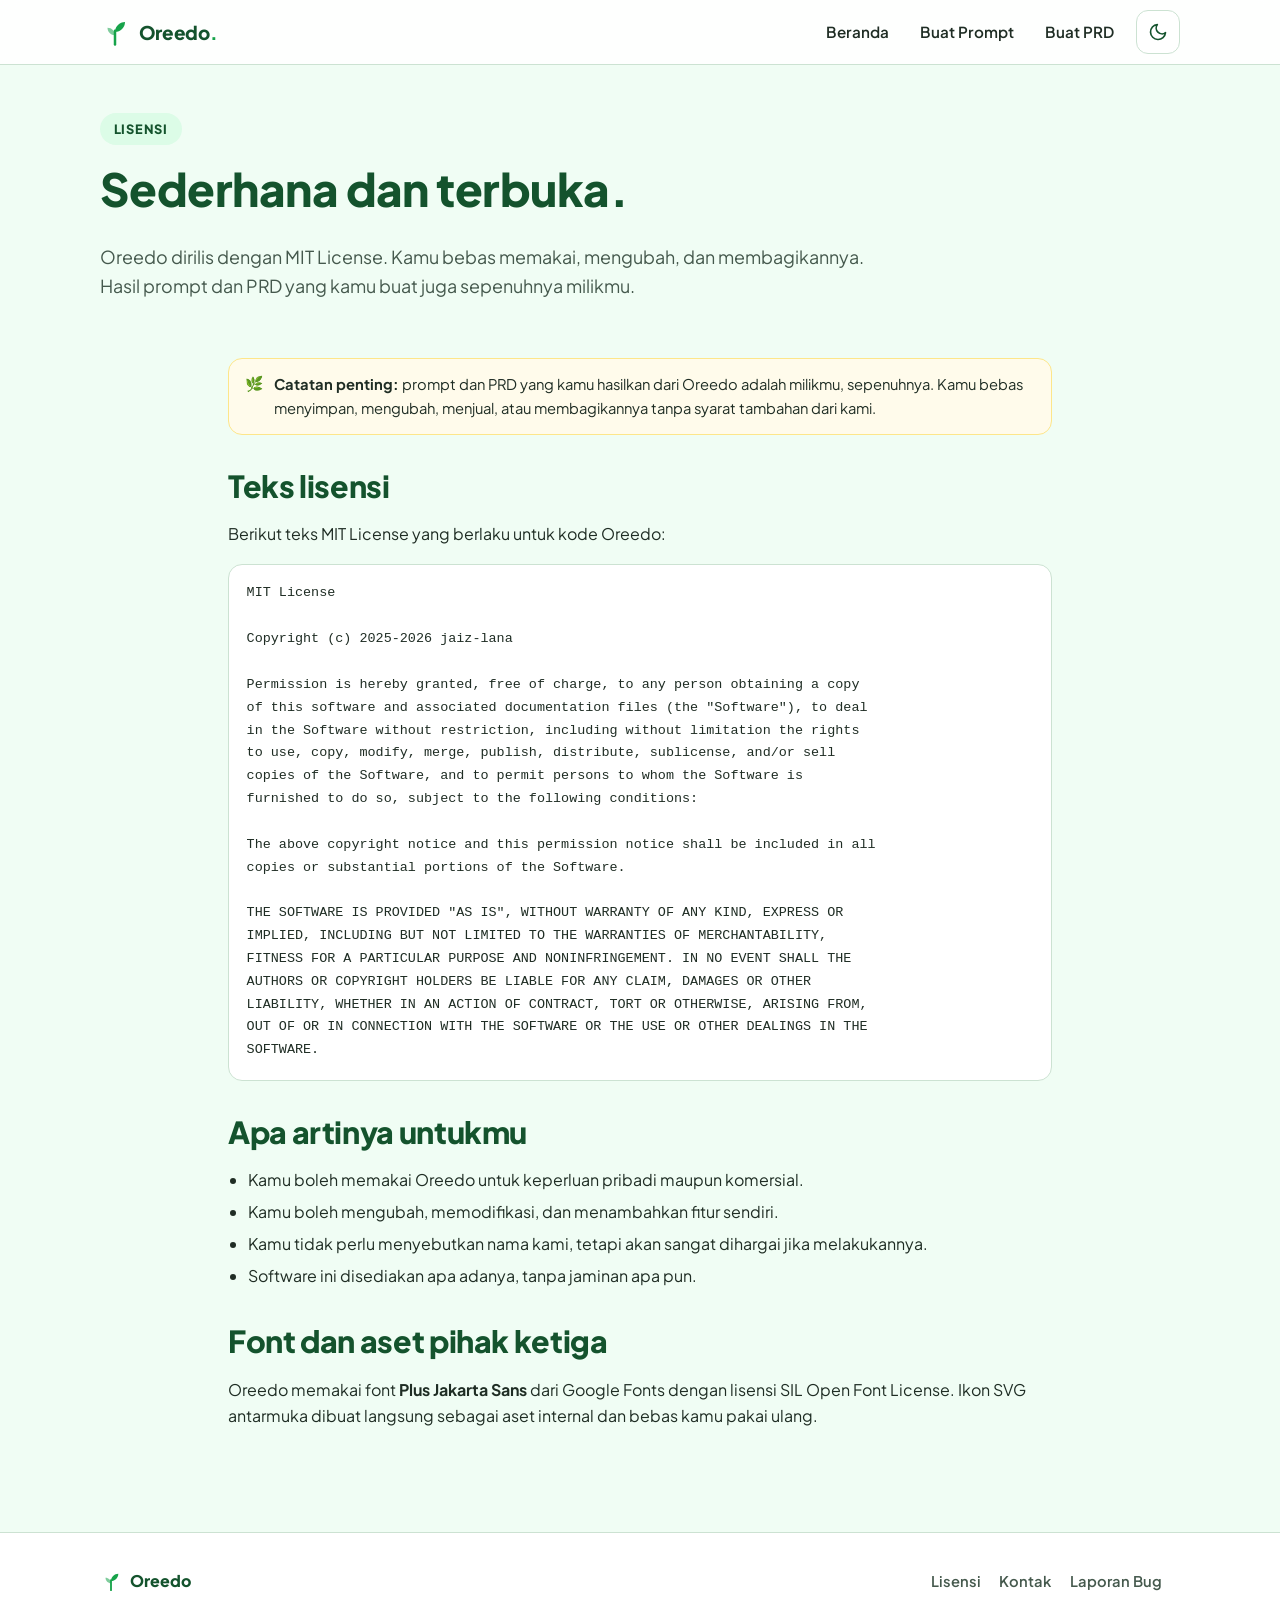
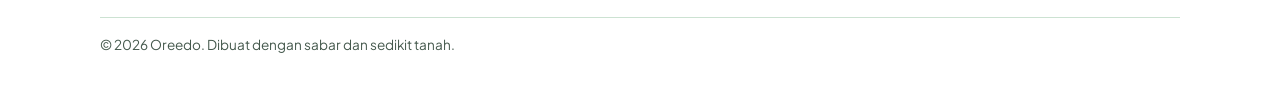
<file: lisensi.html>
<!DOCTYPE html>
<html lang="id">
<head>
  <meta charset="UTF-8">
  <meta name="viewport" content="width=device-width, initial-scale=1">
  <meta name="color-scheme" content="light dark">
  <script>try{var t=localStorage.getItem('oreedo:theme');if(t==='light'||t==='dark'){document.querySelector('meta[name="color-scheme"]').content=t;}}catch(e){}</script>
  <title>Lisensi — Oreedo</title>
  <meta name="description" content="Oreedo dirilis dengan MIT License. Prompt dan PRD yang kamu buat sepenuhnya milikmu.">
  <meta name="theme-color" content="#16a34a" media="(prefers-color-scheme: light)">
  <meta name="theme-color" content="#0c1610" media="(prefers-color-scheme: dark)">
  <meta property="og:title" content="Lisensi — Oreedo">
  <meta property="og:description" content="Oreedo dirilis dengan MIT License. Hasil prompt dan PRD sepenuhnya milikmu.">
  <meta property="og:type" content="website">
  <meta property="og:image" content="assets/img/og-image.png">
  <meta name="twitter:card" content="summary_large_image">
  <meta name="twitter:image" content="assets/img/og-image.png">

  <link rel="manifest" href="manifest.webmanifest">
  <link rel="icon" href="assets/img/logo.svg" type="image/svg+xml">
  <link rel="apple-touch-icon" href="assets/img/apple-touch-icon.png">
  <link rel="preconnect" href="https://fonts.googleapis.com">
  <link rel="preconnect" href="https://fonts.gstatic.com" crossorigin>
  <link href="https://fonts.googleapis.com/css2?family=Plus+Jakarta+Sans:wght@400;600;700;800&display=swap" rel="stylesheet">
  <link rel="stylesheet" href="assets/css/style.css">
</head>
<body>

  <a class="skip-link" href="#main">Lewati ke konten</a>

  <header class="site-header">
    <div class="container header-inner">
      <a class="brand" href="index.html">
        <svg class="brand-mark" viewBox="0 0 24 24" aria-hidden="true" focusable="false">
          <path d="M12 22V11" fill="none" stroke="currentColor" stroke-width="2" stroke-linecap="round"/>
          <path d="M12 12c0-4.42 3.58-8 8-8 0 4.42-3.58 8-8 8Z" fill="currentColor"/>
          <path d="M12 14.5c0-3.31-2.69-6-6-6 0 3.31 2.69 6 6 6Z" fill="currentColor" opacity=".55"/>
        </svg>
        <span class="brand-name">Oreedo<span class="brand-dot">.</span></span>
      </a>

      <div class="header-actions">
        <button class="nav-toggle" type="button" aria-expanded="false" aria-controls="site-nav" aria-label="Buka menu">
          <svg viewBox="0 0 24 24" width="22" height="22" fill="none" stroke="currentColor" stroke-width="2" stroke-linecap="round" aria-hidden="true" focusable="false">
            <path d="M4 7h16M4 12h16M4 17h16"/>
          </svg>
        </button>

        <nav class="site-nav" id="site-nav" aria-label="Navigasi utama">
          <ul>
            <li><a href="index.html">Beranda</a></li>
            <li><a href="prompt.html">Buat Prompt</a></li>
            <li><a href="prd.html">Buat PRD</a></li>
          </ul>
        </nav>

        <button class="theme-toggle" type="button" id="theme-toggle">
          <span class="theme-opt theme-opt-dark">
            <svg viewBox="0 0 24 24" width="20" height="20" fill="none" stroke="currentColor" stroke-width="2" stroke-linecap="round" stroke-linejoin="round" aria-hidden="true" focusable="false">
              <path d="M21 12.79A9 9 0 1 1 11.21 3 7 7 0 0 0 21 12.79z"/>
            </svg>
            <span class="visually-hidden">Ganti ke mode gelap</span>
          </span>
          <span class="theme-opt theme-opt-light">
            <svg viewBox="0 0 24 24" width="20" height="20" fill="none" stroke="currentColor" stroke-width="2" stroke-linecap="round" stroke-linejoin="round" aria-hidden="true" focusable="false">
              <circle cx="12" cy="12" r="4"/>
              <path d="M12 2v2M12 20v2M4.93 4.93l1.41 1.41M17.66 17.66l1.41 1.41M2 12h2M20 12h2M6.34 17.66l-1.41 1.41M19.07 4.93l-1.41 1.41"/>
            </svg>
            <span class="visually-hidden">Ganti ke mode terang</span>
          </span>
        </button>
      </div>
    </div>
  </header>

  <main id="main">

    <section class="page-head">
      <div class="container">
        <span class="eyebrow">Lisensi</span>
        <h1>Sederhana dan terbuka.</h1>
        <p class="lead">
          Oreedo dirilis dengan MIT License. Kamu bebas memakai, mengubah, dan
          membagikannya. Hasil prompt dan PRD yang kamu buat juga sepenuhnya milikmu.
        </p>
      </div>
    </section>

    <section class="section-tight">
      <div class="container prose">

        <div class="notice notice-info mb-2">
          <span class="notice-icon" aria-hidden="true">🌿</span>
          <p>
            <strong>Catatan penting:</strong> prompt dan PRD yang kamu hasilkan dari Oreedo
            adalah milikmu, sepenuhnya. Kamu bebas menyimpan, mengubah, menjual, atau
            membagikannya tanpa syarat tambahan dari kami.
          </p>
        </div>

        <h2>Teks lisensi</h2>
        <p>Berikut teks MIT License yang berlaku untuk kode Oreedo:</p>

        <pre class="pre-block">MIT License

Copyright (c) 2025-2026 jaiz-lana

Permission is hereby granted, free of charge, to any person obtaining a copy
of this software and associated documentation files (the "Software"), to deal
in the Software without restriction, including without limitation the rights
to use, copy, modify, merge, publish, distribute, sublicense, and/or sell
copies of the Software, and to permit persons to whom the Software is
furnished to do so, subject to the following conditions:

The above copyright notice and this permission notice shall be included in all
copies or substantial portions of the Software.

THE SOFTWARE IS PROVIDED "AS IS", WITHOUT WARRANTY OF ANY KIND, EXPRESS OR
IMPLIED, INCLUDING BUT NOT LIMITED TO THE WARRANTIES OF MERCHANTABILITY,
FITNESS FOR A PARTICULAR PURPOSE AND NONINFRINGEMENT. IN NO EVENT SHALL THE
AUTHORS OR COPYRIGHT HOLDERS BE LIABLE FOR ANY CLAIM, DAMAGES OR OTHER
LIABILITY, WHETHER IN AN ACTION OF CONTRACT, TORT OR OTHERWISE, ARISING FROM,
OUT OF OR IN CONNECTION WITH THE SOFTWARE OR THE USE OR OTHER DEALINGS IN THE
SOFTWARE.</pre>

        <h2>Apa artinya untukmu</h2>
        <ul>
          <li>Kamu boleh memakai Oreedo untuk keperluan pribadi maupun komersial.</li>
          <li>Kamu boleh mengubah, memodifikasi, dan menambahkan fitur sendiri.</li>
          <li>Kamu tidak perlu menyebutkan nama kami, tetapi akan sangat dihargai jika melakukannya.</li>
          <li>Software ini disediakan apa adanya, tanpa jaminan apa pun.</li>
        </ul>

        <h2>Font dan aset pihak ketiga</h2>
        <p>
          Oreedo memakai font <strong>Plus Jakarta Sans</strong> dari Google Fonts dengan
          lisensi SIL Open Font License. Ikon SVG antarmuka dibuat langsung sebagai aset
          internal dan bebas kamu pakai ulang.
        </p>

      </div>
    </section>

  </main>

  <footer class="site-footer">
    <div class="container footer-inner">
      <span class="footer-brand">
        <svg class="brand-mark" viewBox="0 0 24 24" aria-hidden="true" focusable="false">
          <path d="M12 22V11" fill="none" stroke="currentColor" stroke-width="2" stroke-linecap="round"/>
          <path d="M12 12c0-4.42 3.58-8 8-8 0 4.42-3.58 8-8 8Z" fill="currentColor"/>
          <path d="M12 14.5c0-3.31-2.69-6-6-6 0 3.31 2.69 6 6 6Z" fill="currentColor" opacity=".55"/>
        </svg>
        Oreedo
      </span>

      <ul class="footer-links">
        <li><a href="lisensi.html">Lisensi</a></li>
        <li><a href="kontak.html">Kontak</a></li>
        <li><a href="bug.html">Laporan Bug</a></li>
        <li><button type="button" class="btn btn-secondary btn-xs" id="btn-install" hidden>Pasang aplikasi</button></li>
      </ul>
      <span class="visually-hidden" id="install-status" role="status"></span>

      <p class="footer-meta">
        &copy; <span data-year>2026</span> Oreedo. Dibuat dengan sabar dan sedikit tanah.
      </p>
    </div>
  </footer>

  <script src="assets/js/common.js" defer></script>
</body>
</html>
</file>
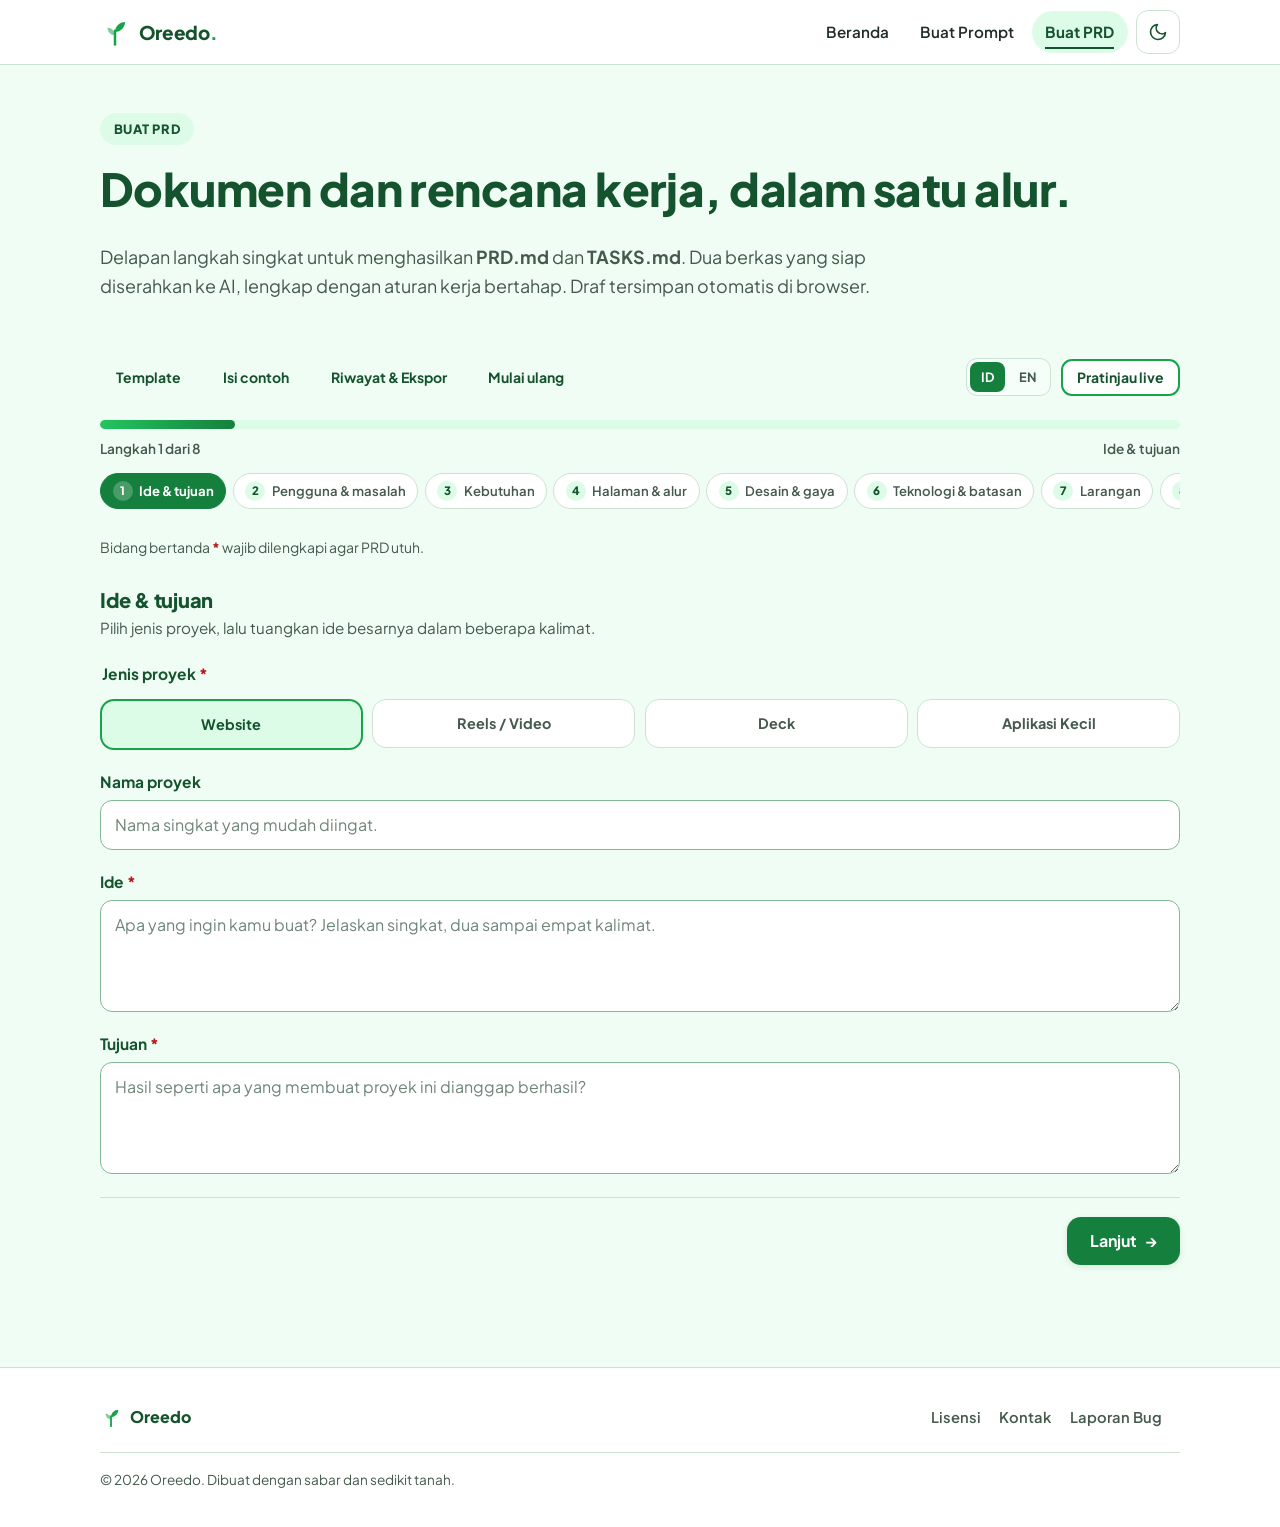
<file: prd.html>
<!DOCTYPE html>
<html lang="id">
<head>
  <meta charset="UTF-8">
  <meta name="viewport" content="width=device-width, initial-scale=1">
  <meta name="color-scheme" content="light dark">
  <script>try{var t=localStorage.getItem('oreedo:theme');if(t==='light'||t==='dark'){document.querySelector('meta[name="color-scheme"]').content=t;}}catch(e){}</script>
  <title>Buat PRD — Oreedo</title>
  <meta name="description" content="Susun PRD.md dan TASKS.md lengkap dari jawaban singkat. Siap tempel ke AI apa pun.">
  <meta name="theme-color" content="#16a34a" media="(prefers-color-scheme: light)">
  <meta name="theme-color" content="#0c1610" media="(prefers-color-scheme: dark)">
  <meta property="og:title" content="Buat PRD — Oreedo">
  <meta property="og:description" content="Delapan langkah ringkas menghasilkan PRD.md dan TASKS.md terstruktur lengkap.">
  <meta property="og:type" content="website">
  <meta property="og:image" content="assets/img/og-image.png">

  <link rel="manifest" href="manifest.webmanifest">
  <link rel="icon" href="assets/img/logo.svg" type="image/svg+xml">
  <link rel="apple-touch-icon" href="assets/img/apple-touch-icon.png">
  <link rel="preconnect" href="https://fonts.googleapis.com">
  <link rel="preconnect" href="https://fonts.gstatic.com" crossorigin>
  <link href="https://fonts.googleapis.com/css2?family=Plus+Jakarta+Sans:wght@400;600;700;800&display=swap" rel="stylesheet">
  <link rel="stylesheet" href="assets/css/style.css">
</head>
<body>

  <a class="skip-link" href="#main">Lewati ke konten</a>

  <header class="site-header">
    <div class="container header-inner">
      <a class="brand" href="index.html">
        <svg class="brand-mark" viewBox="0 0 24 24" aria-hidden="true" focusable="false">
          <path d="M12 22V11" fill="none" stroke="currentColor" stroke-width="2" stroke-linecap="round"/>
          <path d="M12 12c0-4.42 3.58-8 8-8 0 4.42-3.58 8-8 8Z" fill="currentColor"/>
          <path d="M12 14.5c0-3.31-2.69-6-6-6 0 3.31 2.69 6 6 6Z" fill="currentColor" opacity=".55"/>
        </svg>
        <span class="brand-name">Oreedo<span class="brand-dot">.</span></span>
      </a>

      <div class="header-actions">
        <button class="nav-toggle" type="button" aria-expanded="false" aria-controls="site-nav" aria-label="Buka menu">
          <svg viewBox="0 0 24 24" width="22" height="22" fill="none" stroke="currentColor" stroke-width="2" stroke-linecap="round" aria-hidden="true" focusable="false">
            <path d="M4 7h16M4 12h16M4 17h16"/>
          </svg>
        </button>

        <nav class="site-nav" id="site-nav" aria-label="Navigasi utama">
          <ul>
            <li><a href="index.html">Beranda</a></li>
            <li><a href="prompt.html">Buat Prompt</a></li>
            <li><a href="prd.html" aria-current="page">Buat PRD</a></li>
          </ul>
        </nav>

        <button class="theme-toggle" type="button" id="theme-toggle">
          <span class="theme-opt theme-opt-dark">
            <svg viewBox="0 0 24 24" width="20" height="20" fill="none" stroke="currentColor" stroke-width="2" stroke-linecap="round" stroke-linejoin="round" aria-hidden="true" focusable="false">
              <path d="M21 12.79A9 9 0 1 1 11.21 3 7 7 0 0 0 21 12.79z"/>
            </svg>
            <span class="visually-hidden">Ganti ke mode gelap</span>
          </span>
          <span class="theme-opt theme-opt-light">
            <svg viewBox="0 0 24 24" width="20" height="20" fill="none" stroke="currentColor" stroke-width="2" stroke-linecap="round" stroke-linejoin="round" aria-hidden="true" focusable="false">
              <circle cx="12" cy="12" r="4"/>
              <path d="M12 2v2M12 20v2M4.93 4.93l1.41 1.41M17.66 17.66l1.41 1.41M2 12h2M20 12h2M6.34 17.66l-1.41 1.41M19.07 4.93l-1.41 1.41"/>
            </svg>
            <span class="visually-hidden">Ganti ke mode terang</span>
          </span>
        </button>
      </div>
    </div>
  </header>

  <main id="main">

    <section class="page-head">
      <div class="container">
        <span class="eyebrow">Buat PRD</span>
        <h1>Dokumen dan rencana kerja, dalam satu alur.</h1>
        <p class="lead">
          Delapan langkah singkat untuk menghasilkan <strong>PRD.md</strong> dan
          <strong>TASKS.md</strong>. Dua berkas yang siap diserahkan ke AI, lengkap dengan
          aturan kerja bertahap. Draf tersimpan otomatis di browser.
        </p>
      </div>
    </section>

    <section class="section-tight">
      <div class="container">

        <div class="toolbar mb-2">
          <button type="button" class="btn btn-ghost btn-sm" id="btn-templates">Template</button>
          <button type="button" class="btn btn-ghost btn-sm" id="btn-example">Isi contoh</button>
          <button type="button" class="btn btn-ghost btn-sm" id="btn-history">Riwayat &amp; Ekspor</button>
          <button type="button" class="btn btn-ghost btn-sm" id="btn-reset">Mulai ulang</button>
          <span class="toolbar-spacer"></span>
          <div class="segmented" role="group" aria-label="Bahasa output">
            <button type="button" class="segmented-btn" data-output-lang="id" aria-pressed="true">ID</button>
            <button type="button" class="segmented-btn" data-output-lang="en" aria-pressed="false">EN</button>
          </div>
          <button type="button" class="btn btn-secondary btn-sm" id="btn-preview" aria-pressed="false">Pratinjau live</button>
        </div>

        <div class="wizard-shell" id="wizard-shell">
          <div class="wizard" id="prd-wizard">

            <div class="wizard-progress">
              <progress class="wizard-progress-bar" id="wizard-progress-bar" max="8" value="1" aria-labelledby="progress-label progress-step"></progress>
              <div class="progress-meta" aria-live="polite">
                <span id="progress-label">Langkah 1 dari 8</span>
                <span id="progress-step">Ide &amp; tujuan</span>
              </div>
              <nav class="wizard-steps" id="wizard-steps" aria-label="Langkah pembuatan PRD"></nav>
            </div>

            <p class="form-note">Bidang bertanda <span class="req" aria-hidden="true">*</span> wajib dilengkapi agar PRD utuh.</p>

            <!-- ============ PANEL 1 ============ -->
            <section class="step-panel is-active" id="panel-1" aria-labelledby="panel-1-title">
              <h2 class="step-title" id="panel-1-title">Ide &amp; tujuan</h2>
              <p class="step-desc">Pilih jenis proyek, lalu tuangkan ide besarnya dalam beberapa kalimat.</p>

              <div class="form-grid">
                <fieldset class="field" style="border:0;padding:0;margin:0;min-width:0;">
                  <legend class="field-label mb-1">Jenis proyek <span class="req" aria-hidden="true">*</span></legend>
                  <div class="chip-grid">
                    <label class="chip">
                      <input type="radio" name="projectType" value="website" checked>
                      <span class="chip-face">Website</span>
                    </label>
                    <label class="chip">
                      <input type="radio" name="projectType" value="reels">
                      <span class="chip-face">Reels / Video</span>
                    </label>
                    <label class="chip">
                      <input type="radio" name="projectType" value="deck">
                      <span class="chip-face">Deck</span>
                    </label>
                    <label class="chip">
                      <input type="radio" name="projectType" value="app">
                      <span class="chip-face">Aplikasi Kecil</span>
                    </label>
                  </div>
                </fieldset>

                <div class="field">
                  <label for="field-nama">Nama proyek</label>
                  <input class="input" id="field-nama" type="text" data-field="namaProyek" placeholder="Nama singkat yang mudah diingat.">
                </div>

                <div class="field">
                  <label for="field-ide">Ide <span class="req" aria-hidden="true">*</span></label>
                  <textarea class="textarea" id="field-ide" data-field="ide" required placeholder="Apa yang ingin kamu buat? Jelaskan singkat, dua sampai empat kalimat."></textarea>
                </div>

                <div class="field">
                  <label for="field-tujuan">Tujuan <span class="req" aria-hidden="true">*</span></label>
                  <textarea class="textarea" id="field-tujuan" data-field="tujuan" required placeholder="Hasil seperti apa yang membuat proyek ini dianggap berhasil?"></textarea>
                </div>
              </div>

              <div class="wizard-nav">
                <span class="spacer"></span>
                <button type="button" class="btn btn-primary" data-next>
                  Lanjut <span class="btn-arrow" aria-hidden="true">→</span>
                </button>
              </div>
            </section>

            <!-- ============ PANEL 2 ============ -->
            <section class="step-panel" id="panel-2" aria-labelledby="panel-2-title">
              <h2 class="step-title" id="panel-2-title">Pengguna &amp; masalah</h2>
              <p class="step-desc">Siapa yang memakai, dan masalah apa yang ingin diselesaikan?</p>

              <div class="form-grid">
                <div class="field">
                  <label for="field-pengguna">Pengguna <span class="req" aria-hidden="true">*</span></label>
                  <textarea class="textarea" id="field-pengguna" data-field="pengguna" required placeholder="Siapa mereka? Level teknisnya bagaimana? Konteks pemakaiannya kapan dan di mana?"></textarea>
                </div>

                <div class="field">
                  <label for="field-masalah">Masalah <span class="req" aria-hidden="true">*</span></label>
                  <textarea class="textarea" id="field-masalah" data-field="masalah" required placeholder="Masalah apa yang sekarang mereka alami? Apa yang bikin repot?"></textarea>
                </div>
              </div>

              <div class="wizard-nav">
                <button type="button" class="btn btn-secondary" data-prev>← Kembali</button>
                <span class="spacer"></span>
                <button type="button" class="btn btn-primary" data-next>
                  Lanjut <span class="btn-arrow" aria-hidden="true">→</span>
                </button>
              </div>
            </section>

            <!-- ============ PANEL 3 ============ -->
            <section class="step-panel" id="panel-3" aria-labelledby="panel-3-title">
              <h2 class="step-title" id="panel-3-title">Kebutuhan</h2>
              <p class="step-desc">Tulis satu kebutuhan per baris. Oreedo akan menomori otomatis.</p>

              <div class="form-grid">
                <div class="field">
                  <label for="field-kebutuhan">Daftar kebutuhan <span class="req" aria-hidden="true">*</span></label>
                  <textarea class="textarea textarea-tall" id="field-kebutuhan" data-field="kebutuhan" required placeholder="Contoh:&#10;Pengguna bisa membuat akun dengan email&#10;Pengguna bisa menyimpan draf&#10;Pengguna bisa mengekspor berkas"></textarea>
                  <div class="hint">
                    Pratinjau bernomor:
                    <ol id="kebutuhan-preview" style="margin:.4rem 0 0;padding-left:1.4em;"></ol>
                  </div>
                </div>
              </div>

              <div class="wizard-nav">
                <button type="button" class="btn btn-secondary" data-prev>← Kembali</button>
                <span class="spacer"></span>
                <button type="button" class="btn btn-primary" data-next>
                  Lanjut <span class="btn-arrow" aria-hidden="true">→</span>
                </button>
              </div>
            </section>

            <!-- ============ PANEL 4 ============ -->
            <section class="step-panel" id="panel-4" aria-labelledby="panel-4-title">
              <h2 class="step-title" id="panel-4-title">Halaman &amp; alur</h2>
              <p class="step-desc">Bagaimana pengguna berpindah dari satu bagian ke bagian lain?</p>

              <div class="form-grid">
                <div class="field">
                  <label for="field-halaman"><span data-label="halaman">Halaman / Alur</span></label>
                  <textarea class="textarea textarea-tall" id="field-halaman" data-field="halaman" placeholder="Contoh:&#10;Beranda → Daftar → Detail&#10;Tentang&#10;Kontak"></textarea>
                  <p class="hint">Satu alur atau halaman per baris. Boleh berupa panah.</p>
                </div>
              </div>

              <div class="wizard-nav">
                <button type="button" class="btn btn-secondary" data-prev>← Kembali</button>
                <span class="spacer"></span>
                <button type="button" class="btn btn-primary" data-next>
                  Lanjut <span class="btn-arrow" aria-hidden="true">→</span>
                </button>
              </div>
            </section>

            <!-- ============ PANEL 5 ============ -->
            <section class="step-panel" id="panel-5" aria-labelledby="panel-5-title">
              <h2 class="step-title" id="panel-5-title">Desain &amp; gaya</h2>
              <p class="step-desc">Nuansa visual, warna, tipografi, dan hal-hal yang bikin hasilnya terasa "kamu".</p>

              <div class="form-grid">
                <div class="field">
                  <label for="field-desain">Desain &amp; gaya</label>
                  <textarea class="textarea textarea-tall" id="field-desain" data-field="desain" placeholder="Contoh:&#10;Palet hijau-putih, sudut membulat besar&#10;Font Plus Jakarta Sans&#10;Nuansa hangat, tidak kaku"></textarea>
                </div>
              </div>

              <div class="wizard-nav">
                <button type="button" class="btn btn-secondary" data-prev>← Kembali</button>
                <span class="spacer"></span>
                <button type="button" class="btn btn-primary" data-next>
                  Lanjut <span class="btn-arrow" aria-hidden="true">→</span>
                </button>
              </div>
            </section>

            <!-- ============ PANEL 6 ============ -->
            <section class="step-panel" id="panel-6" aria-labelledby="panel-6-title">
              <h2 class="step-title" id="panel-6-title">Teknologi &amp; batasan</h2>
              <p class="step-desc">Alat, bahasa, atau platform yang wajib (atau tidak boleh) dipakai.</p>

              <div class="form-grid">
                <div class="field">
                  <label for="field-teknologi">Teknologi &amp; batasan</label>
                  <textarea class="textarea textarea-tall" id="field-teknologi" data-field="teknologi" placeholder="Contoh:&#10;HTML, CSS, JS murni, tanpa framework&#10;Tanpa backend&#10;Harus jalan di GitHub Pages"></textarea>
                </div>
              </div>

              <div class="wizard-nav">
                <button type="button" class="btn btn-secondary" data-prev>← Kembali</button>
                <span class="spacer"></span>
                <button type="button" class="btn btn-primary" data-next>
                  Lanjut <span class="btn-arrow" aria-hidden="true">→</span>
                </button>
              </div>
            </section>

            <!-- ============ PANEL 7 ============ -->
            <section class="step-panel" id="panel-7" aria-labelledby="panel-7-title">
              <h2 class="step-title" id="panel-7-title">Larangan</h2>
              <p class="step-desc">Hal-hal yang tidak boleh muncul atau tidak boleh dilakukan.</p>

              <div class="form-grid">
                <div class="field">
                  <label for="field-larangan">Daftar larangan</label>
                  <textarea class="textarea textarea-tall" id="field-larangan" data-field="larangan" placeholder="Satu per baris. Contoh:&#10;Jangan mengarang statistik&#10;Jangan memakai framework&#10;Jangan mengubah file tahap sebelumnya"></textarea>
                  <p class="hint">Satu larangan per baris.</p>
                </div>
              </div>

              <div class="wizard-nav">
                <button type="button" class="btn btn-secondary" data-prev>← Kembali</button>
                <span class="spacer"></span>
                <button type="button" class="btn btn-primary" data-next>
                  Lanjut <span class="btn-arrow" aria-hidden="true">→</span>
                </button>
              </div>
            </section>

            <!-- ============ PANEL 8 ============ -->
            <section class="step-panel" id="panel-8" aria-labelledby="panel-8-title">
              <h2 class="step-title" id="panel-8-title">Kriteria selesai &amp; hasil</h2>
              <p class="step-desc">Gunakan pola "Ketika …, maka …". Setelah itu, berkas hasilnya muncul di bawah.</p>

              <div class="form-grid">
                <div class="field">
                  <label for="field-kriteria">Kriteria selesai <span class="req" aria-hidden="true">*</span></label>
                  <textarea class="textarea textarea-tall" id="field-kriteria" data-field="kriteria" required placeholder="Ketika …, maka …&#10;Ketika …, maka …"></textarea>
                </div>
              </div>

              <hr>

              <div class="card mb-2">
                <h3 style="margin-bottom:.4rem;">Pemeriksa kelengkapan &amp; kualitas PRD</h3>
                <p class="hint" style="margin-bottom:.6rem;">Pemeriksaan lokal. Tidak ada yang dikirim ke server.</p>
                <ul class="check-list" id="checker-list"></ul>
              </div>

              <div class="tabs" role="tablist" aria-label="Berkas keluaran">
                <button type="button" class="tab" id="tab-prd" role="tab" aria-selected="true" data-tab="prd">PRD.md</button>
                <button type="button" class="tab" id="tab-tasks" role="tab" aria-selected="false" tabindex="-1" data-tab="tasks">TASKS.md</button>
              </div>

              <div class="tab-panels">
                <div class="tab-panel is-active" id="panel-prd" role="tabpanel" aria-labelledby="tab-prd">
                  <div class="tab-panel-inner">
                    <div class="output">
                      <div class="output-head">
                        <p class="output-title">PRD.md</p>
                        <div class="output-head-actions">
                          <span class="badge" id="prd-badge">0 isian kosong</span>
                          <span class="badge badge-warn" id="prd-edit-badge" hidden>Edit manual</span>
                          <button type="button" class="btn btn-ghost btn-xs" id="btn-edit-prd" aria-pressed="false">Edit langsung</button>
                          <button type="button" class="btn btn-ghost btn-xs" id="btn-reset-edit-prd" hidden>Reset</button>
                        </div>
                      </div>
                      <pre id="prd-output" tabindex="0"></pre>
                      <textarea class="output-editor" id="prd-editor" aria-label="Editor PRD.md" hidden></textarea>
                      <div class="output-meta-bar">
                        <span id="prd-stats">0 kata · 0 karakter · ~0 token</span>
                      </div>
                    </div>
                    <div class="btn-group">
                      <button type="button" class="btn btn-primary btn-sm" id="btn-copy-prd">Salin berkas ini</button>
                      <button type="button" class="btn btn-secondary btn-sm" id="btn-download-prd">Unduh PRD.md</button>
                    </div>
                  </div>
                </div>

                <div class="tab-panel" id="panel-tasks" role="tabpanel" aria-labelledby="tab-tasks" hidden="until-found">
                  <div class="tab-panel-inner">
                    <div class="output">
                      <div class="output-head">
                        <p class="output-title">TASKS.md</p>
                        <div class="output-head-actions">
                          <span class="badge" id="tasks-badge">4 tahap</span>
                          <span class="badge badge-warn" id="tasks-edit-badge" hidden>Edit manual</span>
                          <button type="button" class="btn btn-ghost btn-xs" id="btn-edit-tasks" aria-pressed="false">Edit langsung</button>
                          <button type="button" class="btn btn-ghost btn-xs" id="btn-reset-edit-tasks" hidden>Reset</button>
                        </div>
                      </div>
                      <pre id="tasks-output" tabindex="0"></pre>
                      <textarea class="output-editor" id="tasks-editor" aria-label="Editor TASKS.md" hidden></textarea>
                      <div class="output-meta-bar">
                        <span id="tasks-stats">0 kata · 0 karakter · ~0 token</span>
                      </div>
                    </div>
                    <div class="btn-group">
                      <button type="button" class="btn btn-primary btn-sm" id="btn-copy-tasks">Salin berkas ini</button>
                      <button type="button" class="btn btn-secondary btn-sm" id="btn-download-tasks">Unduh TASKS.md</button>
                    </div>
                  </div>
                </div>
              </div>

              <div class="notice notice-info mt-2 mb-2">
                <span class="notice-icon" aria-hidden="true">📋</span>
                <p>
                  Bagian <code>[ISI: …]</code> / <code>[FILL: …]</code> perlu kamu lengkapi. Aturan kerja bertahap sudah
                  tertulis di TASKS.md, jadi AI tidak akan melompati tahap.
                </p>
              </div>

              <div class="btn-group">
                <label class="visually-hidden" for="select-agent-mode">Gaya perintah AI</label>
                <select class="select select-sm" id="select-agent-mode" aria-label="Gaya perintah AI">
                  <option value="chat">Mode: Chat Bertahap ("lanjut")</option>
                  <option value="agent">Mode: Coding Agent (Mandiri per Tahap)</option>
                </select>
                <button type="button" class="btn btn-primary" id="btn-copy-all">
                  Salin semua + perintah AI
                  <span class="btn-arrow" aria-hidden="true">→</span>
                </button>
                <button type="button" class="btn btn-secondary" id="btn-download-all">Unduh semua (.md)</button>
                <button type="button" class="btn btn-ghost" data-prev>← Kembali</button>
              </div>
            </section>

          </div>

          <!-- Panel Pratinjau Live -->
          <aside class="live-preview" id="live-preview-pane" aria-label="Pratinjau PRD langsung" hidden>
            <div class="output">
              <div class="output-head">
                <div class="segmented" role="group" aria-label="Pilih berkas pratinjau">
                  <button type="button" class="segmented-btn" data-preview-tab="prd" aria-pressed="true">PRD.md</button>
                  <button type="button" class="segmented-btn" data-preview-tab="tasks" aria-pressed="false">TASKS.md</button>
                </div>
                <div class="output-head-actions">
                  <span class="badge badge-warn" id="live-preview-badge">0 isian kosong</span>
                  <button type="button" class="btn btn-ghost btn-xs" id="btn-preview-copy">Salin</button>
                </div>
              </div>
              <pre id="live-preview-output" tabindex="0"></pre>
              <div class="output-meta-bar">
                <span id="live-preview-stats">0 kata · ~0 token</span>
              </div>
            </div>
          </aside>
        </div>

      </div>
    </section>

  </main>

  <!-- Dialog Template PRD -->
  <dialog class="oreedo-dialog" id="templates-dialog" closedby="any" aria-labelledby="templates-dialog-title">
    <div class="dialog-inner">
      <div class="dialog-head">
        <h2 id="templates-dialog-title">Template PRD Siap Pakai</h2>
        <button type="button" class="btn btn-ghost btn-xs" data-dialog-close value="close" aria-label="Tutup dialog template">Tutup</button>
      </div>
      <div class="dialog-body">
        <p class="hint mb-0">Pilih jenis proyek di bawah untuk mengisi kerangka PRD &amp; TASKS awal.</p>
        <ul class="dialog-list" id="templates-list"></ul>
      </div>
      <div class="dialog-foot">
        <button type="button" class="btn btn-secondary btn-sm" data-dialog-close value="cancel" autofocus>Tutup</button>
      </div>
    </div>
  </dialog>

  <!-- Dialog Riwayat & Ekspor PRD -->
  <dialog class="oreedo-dialog" id="history-dialog" closedby="any" aria-labelledby="history-dialog-title">
    <div class="dialog-inner">
      <div class="dialog-head">
        <h2 id="history-dialog-title">Riwayat Draf PRD, Ekspor &amp; Bagikan</h2>
        <button type="button" class="btn btn-ghost btn-xs" data-dialog-close value="close" aria-label="Tutup dialog riwayat">Tutup</button>
      </div>
      <div class="dialog-body">
        <div class="field">
          <label for="history-title-input">Simpan snapshot PRD saat ini</label>
          <div class="btn-group">
            <input class="input" id="history-title-input" type="text" placeholder="Nama proyek atau draf (opsional)" style="flex:1 1 200px;">
            <button type="button" class="btn btn-primary btn-sm" id="btn-save-history">Simpan draf</button>
          </div>
        </div>

        <div class="btn-group">
          <button type="button" class="btn btn-secondary btn-sm" id="btn-share-link">Salin tautan draf (#draft=…)</button>
          <button type="button" class="btn btn-secondary btn-sm" id="btn-export-json">Ekspor JSON</button>
          <label class="btn btn-secondary btn-sm">
            Impor JSON
            <input type="file" id="input-import-json" accept=".json,application/json" class="visually-hidden">
          </label>
        </div>

        <hr style="margin:.4rem 0;">
        <p class="hint mb-0" id="history-empty">Belum ada snapshot tersimpan. Klik "Simpan draf" untuk menyimpan versi saat ini.</p>
        <ul class="dialog-list" id="history-list"></ul>
      </div>
      <div class="dialog-foot">
        <button type="button" class="btn btn-secondary btn-sm" data-dialog-close value="cancel" autofocus>Tutup</button>
      </div>
    </div>
  </dialog>

  <footer class="site-footer">
    <div class="container footer-inner">
      <span class="footer-brand">
        <svg class="brand-mark" viewBox="0 0 24 24" aria-hidden="true" focusable="false">
          <path d="M12 22V11" fill="none" stroke="currentColor" stroke-width="2" stroke-linecap="round"/>
          <path d="M12 12c0-4.42 3.58-8 8-8 0 4.42-3.58 8-8 8Z" fill="currentColor"/>
          <path d="M12 14.5c0-3.31-2.69-6-6-6 0 3.31 2.69 6 6 6Z" fill="currentColor" opacity=".55"/>
        </svg>
        Oreedo
      </span>

      <ul class="footer-links">
        <li><a href="lisensi.html">Lisensi</a></li>
        <li><a href="kontak.html">Kontak</a></li>
        <li><a href="bug.html">Laporan Bug</a></li>
        <li><button type="button" class="btn btn-secondary btn-xs" id="btn-install" hidden>Pasang aplikasi</button></li>
      </ul>
      <span class="visually-hidden" id="install-status" role="status"></span>

      <p class="footer-meta">
        &copy; <span data-year>2026</span> Oreedo. Dibuat dengan sabar dan sedikit tanah.
      </p>
    </div>
  </footer>

  <script src="assets/js/common.js" defer></script>
  <script src="assets/js/prd.js" defer></script>
</body>
</html>
</file>
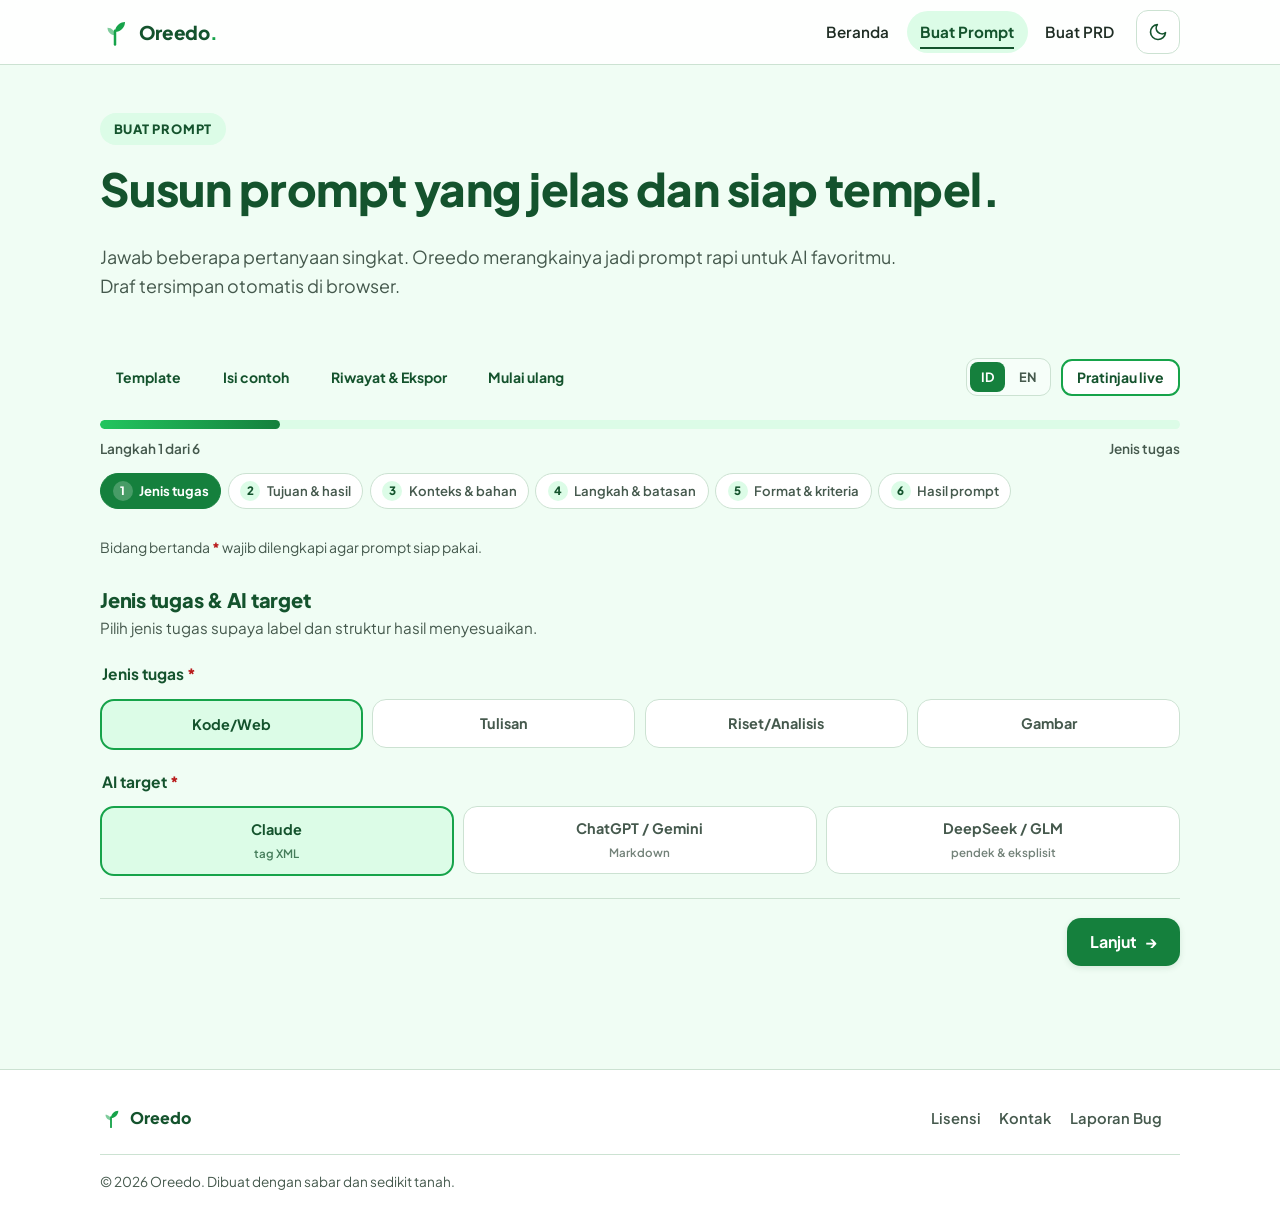
<file: prompt.html>
<!DOCTYPE html>
<html lang="id">
<head>
  <meta charset="UTF-8">
  <meta name="viewport" content="width=device-width, initial-scale=1">
  <meta name="color-scheme" content="light dark">
  <script>try{var t=localStorage.getItem('oreedo:theme');if(t==='light'||t==='dark'){document.querySelector('meta[name="color-scheme"]').content=t;}}catch(e){}</script>
  <title>Buat Prompt — Oreedo</title>
  <meta name="description" content="Susun prompt AI yang jelas dan siap tempel. Format menyesuaikan Claude, ChatGPT, Gemini, DeepSeek, atau GLM.">
  <meta name="theme-color" content="#16a34a" media="(prefers-color-scheme: light)">
  <meta name="theme-color" content="#0c1610" media="(prefers-color-scheme: dark)">
  <meta property="og:title" content="Buat Prompt — Oreedo">
  <meta property="og:description" content="Wizard bertahap 6 langkah untuk menyusun prompt AI yang jelas, lengkap dengan pemeriksaan kualitas.">
  <meta property="og:type" content="website">
  <meta property="og:image" content="assets/img/og-image.png">

  <link rel="manifest" href="manifest.webmanifest">
  <link rel="icon" href="assets/img/logo.svg" type="image/svg+xml">
  <link rel="apple-touch-icon" href="assets/img/apple-touch-icon.png">
  <link rel="preconnect" href="https://fonts.googleapis.com">
  <link rel="preconnect" href="https://fonts.gstatic.com" crossorigin>
  <link href="https://fonts.googleapis.com/css2?family=Plus+Jakarta+Sans:wght@400;600;700;800&display=swap" rel="stylesheet">
  <link rel="stylesheet" href="assets/css/style.css">
</head>
<body>

  <a class="skip-link" href="#main">Lewati ke konten</a>

  <header class="site-header">
    <div class="container header-inner">
      <a class="brand" href="index.html">
        <svg class="brand-mark" viewBox="0 0 24 24" aria-hidden="true" focusable="false">
          <path d="M12 22V11" fill="none" stroke="currentColor" stroke-width="2" stroke-linecap="round"/>
          <path d="M12 12c0-4.42 3.58-8 8-8 0 4.42-3.58 8-8 8Z" fill="currentColor"/>
          <path d="M12 14.5c0-3.31-2.69-6-6-6 0 3.31 2.69 6 6 6Z" fill="currentColor" opacity=".55"/>
        </svg>
        <span class="brand-name">Oreedo<span class="brand-dot">.</span></span>
      </a>

      <div class="header-actions">
        <button class="nav-toggle" type="button" aria-expanded="false" aria-controls="site-nav" aria-label="Buka menu">
          <svg viewBox="0 0 24 24" width="22" height="22" fill="none" stroke="currentColor" stroke-width="2" stroke-linecap="round" aria-hidden="true" focusable="false">
            <path d="M4 7h16M4 12h16M4 17h16"/>
          </svg>
        </button>

        <nav class="site-nav" id="site-nav" aria-label="Navigasi utama">
          <ul>
            <li><a href="index.html">Beranda</a></li>
            <li><a href="prompt.html" aria-current="page">Buat Prompt</a></li>
            <li><a href="prd.html">Buat PRD</a></li>
          </ul>
        </nav>

        <button class="theme-toggle" type="button" id="theme-toggle">
          <span class="theme-opt theme-opt-dark">
            <svg viewBox="0 0 24 24" width="20" height="20" fill="none" stroke="currentColor" stroke-width="2" stroke-linecap="round" stroke-linejoin="round" aria-hidden="true" focusable="false">
              <path d="M21 12.79A9 9 0 1 1 11.21 3 7 7 0 0 0 21 12.79z"/>
            </svg>
            <span class="visually-hidden">Ganti ke mode gelap</span>
          </span>
          <span class="theme-opt theme-opt-light">
            <svg viewBox="0 0 24 24" width="20" height="20" fill="none" stroke="currentColor" stroke-width="2" stroke-linecap="round" stroke-linejoin="round" aria-hidden="true" focusable="false">
              <circle cx="12" cy="12" r="4"/>
              <path d="M12 2v2M12 20v2M4.93 4.93l1.41 1.41M17.66 17.66l1.41 1.41M2 12h2M20 12h2M6.34 17.66l-1.41 1.41M19.07 4.93l-1.41 1.41"/>
            </svg>
            <span class="visually-hidden">Ganti ke mode terang</span>
          </span>
        </button>
      </div>
    </div>
  </header>

  <main id="main">

    <section class="page-head">
      <div class="container">
        <span class="eyebrow">Buat Prompt</span>
        <h1>Susun prompt yang jelas dan siap tempel.</h1>
        <p class="lead">
          Jawab beberapa pertanyaan singkat. Oreedo merangkainya jadi prompt rapi
          untuk AI favoritmu. Draf tersimpan otomatis di browser.
        </p>
      </div>
    </section>

    <section class="section-tight">
      <div class="container">

        <div class="toolbar mb-2">
          <button type="button" class="btn btn-ghost btn-sm" id="btn-templates">Template</button>
          <button type="button" class="btn btn-ghost btn-sm" id="btn-example">Isi contoh</button>
          <button type="button" class="btn btn-ghost btn-sm" id="btn-history">Riwayat &amp; Ekspor</button>
          <button type="button" class="btn btn-ghost btn-sm" id="btn-reset">Mulai ulang</button>
          <span class="toolbar-spacer"></span>
          <div class="segmented" role="group" aria-label="Bahasa output">
            <button type="button" class="segmented-btn" data-output-lang="id" aria-pressed="true">ID</button>
            <button type="button" class="segmented-btn" data-output-lang="en" aria-pressed="false">EN</button>
          </div>
          <button type="button" class="btn btn-secondary btn-sm" id="btn-preview" aria-pressed="false">Pratinjau live</button>
        </div>

        <div class="wizard-shell" id="wizard-shell">
          <div class="wizard" id="prompt-wizard">

            <div class="wizard-progress">
              <progress class="wizard-progress-bar" id="wizard-progress-bar" max="6" value="1" aria-labelledby="progress-label progress-step"></progress>
              <div class="progress-meta" aria-live="polite">
                <span id="progress-label">Langkah 1 dari 6</span>
                <span id="progress-step">Jenis tugas</span>
              </div>
              <nav class="wizard-steps" id="wizard-steps" aria-label="Langkah pembuatan prompt"></nav>
            </div>

            <p class="form-note">Bidang bertanda <span class="req" aria-hidden="true">*</span> wajib dilengkapi agar prompt siap pakai.</p>

            <!-- ============ PANEL 1 ============ -->
            <section class="step-panel is-active" id="panel-1" aria-labelledby="panel-1-title">
              <h2 class="step-title" id="panel-1-title">Jenis tugas &amp; AI target</h2>
              <p class="step-desc">Pilih jenis tugas supaya label dan struktur hasil menyesuaikan.</p>

              <div class="form-grid">
                <fieldset class="field" style="border:0;padding:0;margin:0;min-width:0;">
                  <legend class="field-label mb-1">Jenis tugas <span class="req" aria-hidden="true">*</span></legend>
                  <div class="chip-grid">
                    <label class="chip">
                      <input type="radio" name="taskType" value="kode" checked>
                      <span class="chip-face">Kode/Web</span>
                    </label>
                    <label class="chip">
                      <input type="radio" name="taskType" value="tulisan">
                      <span class="chip-face">Tulisan</span>
                    </label>
                    <label class="chip">
                      <input type="radio" name="taskType" value="riset">
                      <span class="chip-face">Riset/Analisis</span>
                    </label>
                    <label class="chip">
                      <input type="radio" name="taskType" value="gambar">
                      <span class="chip-face">Gambar</span>
                    </label>
                  </div>
                </fieldset>

                <fieldset class="field" style="border:0;padding:0;margin:0;min-width:0;">
                  <legend class="field-label mb-1">AI target <span class="req" aria-hidden="true">*</span></legend>
                  <div class="chip-grid cols-3">
                    <label class="chip">
                      <input type="radio" name="aiTarget" value="claude" checked>
                      <span class="chip-face" style="flex-direction:column;line-height:1.35;">
                        <span>Claude</span>
                        <small style="font-weight:600;font-size:.72rem;opacity:.75;">tag XML</small>
                      </span>
                    </label>
                    <label class="chip">
                      <input type="radio" name="aiTarget" value="chatgpt">
                      <span class="chip-face" style="flex-direction:column;line-height:1.35;">
                        <span>ChatGPT / Gemini</span>
                        <small style="font-weight:600;font-size:.72rem;opacity:.75;">Markdown</small>
                      </span>
                    </label>
                    <label class="chip">
                      <input type="radio" name="aiTarget" value="deepseek">
                      <span class="chip-face" style="flex-direction:column;line-height:1.35;">
                        <span>DeepSeek / GLM</span>
                        <small style="font-weight:600;font-size:.72rem;opacity:.75;">pendek &amp; eksplisit</small>
                      </span>
                    </label>
                  </div>
                </fieldset>
              </div>

              <div class="wizard-nav">
                <span class="spacer"></span>
                <button type="button" class="btn btn-primary" data-next>
                  Lanjut
                  <span class="btn-arrow" aria-hidden="true">→</span>
                </button>
              </div>
            </section>

            <!-- ============ PANEL 2 ============ -->
            <section class="step-panel" id="panel-2" aria-labelledby="panel-2-title">
              <h2 class="step-title" id="panel-2-title">Tujuan &amp; hasil akhir</h2>
              <p class="step-desc">Satu kalimat tujuan yang jelas lebih baik daripada paragraf panjang.</p>

              <div class="form-grid">
                <div class="field">
                  <label for="field-tujuan">Tujuan <span class="req" aria-hidden="true">*</span></label>
                  <textarea class="textarea" id="field-tujuan" data-field="tujuan" required placeholder="Tulis tujuan dalam satu kalimat."></textarea>
                  <p class="hint">Fokus pada hasil yang kamu inginkan, bukan prosesnya.</p>
                </div>

                <div class="field">
                  <label for="field-hasil">Hasil akhir <span class="req" aria-hidden="true">*</span></label>
                  <textarea class="textarea" id="field-hasil" data-field="hasil" required placeholder="Wujud akhir yang bisa dilihat atau dipakai."></textarea>
                  <p class="hint">Misal: satu file HTML, artikel 800 kata, atau gambar 16:9.</p>
                </div>
              </div>

              <div class="wizard-nav">
                <button type="button" class="btn btn-secondary" data-prev>← Kembali</button>
                <span class="spacer"></span>
                <button type="button" class="btn btn-primary" data-next>
                  Lanjut <span class="btn-arrow" aria-hidden="true">→</span>
                </button>
              </div>
            </section>

            <!-- ============ PANEL 3 ============ -->
            <section class="step-panel" id="panel-3" aria-labelledby="panel-3-title">
              <h2 class="step-title" id="panel-3-title">Konteks &amp; bahan</h2>
              <p class="step-desc">Siapa audiensnya, dan apa yang sudah kamu punya?</p>

              <div class="form-grid">
                <div class="field">
                  <label for="field-konteks">Konteks &amp; audiens</label>
                  <textarea class="textarea" id="field-konteks" data-field="konteks" placeholder="Siapa yang memakai hasilnya? Di lingkungan apa? Level teknisnya bagaimana?"></textarea>
                </div>

                <div class="field">
                  <label for="field-bahan">Bahan yang dimiliki</label>
                  <textarea class="textarea" id="field-bahan" data-field="bahan" placeholder="Desain, aset, referensi, dokumentasi, catatan, dsb."></textarea>
                  <p class="hint">Sebutkan apa adanya. Kalau belum ada, tulis "belum ada".</p>
                </div>
              </div>

              <div class="wizard-nav">
                <button type="button" class="btn btn-secondary" data-prev>← Kembali</button>
                <span class="spacer"></span>
                <button type="button" class="btn btn-primary" data-next>
                  Lanjut <span class="btn-arrow" aria-hidden="true">→</span>
                </button>
              </div>
            </section>

            <!-- ============ PANEL 4 ============ -->
            <section class="step-panel" id="panel-4" aria-labelledby="panel-4-title">
              <h2 class="step-title" id="panel-4-title">Langkah kerja &amp; batasan</h2>
              <p class="step-desc">Langkah membantu AI bekerja sistematis. Batasan menjaga hasil tetap di jalur.</p>

              <div class="form-grid">
                <div class="field">
                  <label for="field-langkah">Langkah kerja</label>
                  <textarea class="textarea" id="field-langkah" data-field="langkah" placeholder="1. ...&#10;2. ...&#10;3. ..."></textarea>
                  <p class="hint">Opsional. Kalau kosong, AI mengusulkan sendiri.</p>
                </div>

                <div class="field">
                  <label for="field-batasan">Batasan <span class="text-muted" style="font-weight:600;">(maks 5, satu per baris)</span></label>
                  <textarea class="textarea" id="field-batasan" data-field="batasan" placeholder="Contoh:&#10;tanpa framework&#10;mobile-first&#10;tanpa dependencies"></textarea>
                  <p class="hint" id="batasan-count">0 dari 5 batasan</p>
                </div>
              </div>

              <div class="wizard-nav">
                <button type="button" class="btn btn-secondary" data-prev>← Kembali</button>
                <span class="spacer"></span>
                <button type="button" class="btn btn-primary" data-next>
                  Lanjut <span class="btn-arrow" aria-hidden="true">→</span>
                </button>
              </div>
            </section>

            <!-- ============ PANEL 5 ============ -->
            <section class="step-panel" id="panel-5" aria-labelledby="panel-5-title">
              <h2 class="step-title" id="panel-5-title">Format, contoh &amp; kriteria selesai</h2>
              <p class="step-desc">Bagian inilah yang membedakan prompt biasa dengan prompt yang tajam.</p>

              <div class="form-grid">
                <div class="field">
                  <label for="field-format">Format output <span class="req" aria-hidden="true">*</span></label>
                  <textarea class="textarea" id="field-format" data-field="format" required placeholder="Contoh: Markdown dengan heading, atau satu file HTML lengkap."></textarea>
                </div>

                <div class="field">
                  <label for="field-contoh">Contoh hasil (opsional)</label>
                  <textarea class="textarea" id="field-contoh" data-field="contoh" placeholder="Tempel contoh yang kamu suka, jika ada."></textarea>
                </div>

                <div class="field">
                  <label for="field-kriteria">Kriteria selesai <span class="req" aria-hidden="true">*</span></label>
                  <textarea class="textarea" id="field-kriteria" data-field="kriteria" required placeholder="Ketika ..., maka ...&#10;Ketika ..., maka ..."></textarea>
                  <p class="hint">Pola: "Ketika [kondisi], maka [hasil yang diharapkan]."</p>
                </div>
              </div>

              <div class="wizard-nav">
                <button type="button" class="btn btn-secondary" data-prev>← Kembali</button>
                <span class="spacer"></span>
                <button type="button" class="btn btn-primary" data-next>
                  Lihat hasil <span class="btn-arrow" aria-hidden="true">→</span>
                </button>
              </div>
            </section>

            <!-- ============ PANEL 6 ============ -->
            <section class="step-panel" id="panel-6" aria-labelledby="panel-6-title">
              <h2 class="step-title" id="panel-6-title">Hasil prompt</h2>
              <p class="step-desc">Periksa pemeriksaan kualitas dulu. Kalau sudah oke, salin, edit manual, atau unduh.</p>

              <div class="notice notice-info mb-2">
                <span class="notice-icon" aria-hidden="true">📋</span>
                <p>Bagian yang masih <code>[ISI: …]</code> / <code>[FILL: …]</code> perlu kamu lengkapi, atau biarkan AI bertanya.</p>
              </div>

              <div class="output mb-2">
                <div class="output-head">
                  <p class="output-title">prompt.md</p>
                  <div class="output-head-actions">
                    <span class="badge" id="output-format-badge">Claude · tag XML</span>
                    <span class="badge badge-warn" id="edit-status-badge" hidden>Edit manual</span>
                    <button type="button" class="btn btn-ghost btn-xs" id="btn-edit-output" aria-pressed="false">Edit langsung</button>
                    <button type="button" class="btn btn-ghost btn-xs" id="btn-reset-edit" hidden>Reset</button>
                  </div>
                </div>
                <pre id="prompt-output" tabindex="0"></pre>
                <textarea class="output-editor" id="prompt-editor" aria-label="Editor output prompt" hidden></textarea>
                <div class="output-meta-bar">
                  <span id="prompt-stats">0 kata · 0 karakter · ~0 token</span>
                </div>
              </div>

              <div class="card mb-2">
                <h3 style="margin-bottom:.4rem;">Pemeriksa kualitas</h3>
                <p class="hint" style="margin-bottom:.6rem;">Pemeriksaan lokal. Tidak ada yang dikirim ke server.</p>
                <ul class="check-list" id="checker-list"></ul>
              </div>

              <div class="btn-group">
                <button type="button" class="btn btn-primary" id="btn-copy">Salin</button>
                <button type="button" class="btn btn-secondary" id="btn-download">Unduh .md</button>
                <button type="button" class="btn btn-ghost" data-prev>← Kembali</button>
              </div>
            </section>

          </div>

          <!-- Panel Pratinjau Live -->
          <aside class="live-preview" id="live-preview-pane" aria-label="Pratinjau prompt langsung" hidden>
            <div class="output">
              <div class="output-head">
                <p class="output-title">Pratinjau live</p>
                <div class="output-head-actions">
                  <span class="badge badge-warn" id="live-preview-badge">0 isian kosong</span>
                  <button type="button" class="btn btn-ghost btn-xs" id="btn-preview-copy">Salin</button>
                </div>
              </div>
              <pre id="live-preview-output" tabindex="0"></pre>
              <div class="output-meta-bar">
                <span id="live-preview-stats">0 kata · ~0 token</span>
              </div>
            </div>
          </aside>
        </div>

      </div>
    </section>

  </main>

  <!-- Dialog Template -->
  <dialog class="oreedo-dialog" id="templates-dialog" closedby="any" aria-labelledby="templates-dialog-title">
    <div class="dialog-inner">
      <div class="dialog-head">
        <h2 id="templates-dialog-title">Template Prompt Siap Pakai</h2>
        <button type="button" class="btn btn-ghost btn-xs" data-dialog-close value="close" aria-label="Tutup dialog template">Tutup</button>
      </div>
      <div class="dialog-body">
        <p class="hint mb-0">Pilih skenario yang paling mendekati pekerjaanmu, lalu sesuaikan isiannya.</p>
        <div class="btn-group" role="group" aria-label="Filter jenis template">
          <button type="button" class="btn btn-ghost btn-xs" data-tpl-filter="all" aria-pressed="true">Semua</button>
          <button type="button" class="btn btn-ghost btn-xs" data-tpl-filter="kode" aria-pressed="false">Kode/Web</button>
          <button type="button" class="btn btn-ghost btn-xs" data-tpl-filter="tulisan" aria-pressed="false">Tulisan</button>
          <button type="button" class="btn btn-ghost btn-xs" data-tpl-filter="riset" aria-pressed="false">Riset</button>
          <button type="button" class="btn btn-ghost btn-xs" data-tpl-filter="gambar" aria-pressed="false">Gambar</button>
        </div>
        <ul class="dialog-list" id="templates-list"></ul>
      </div>
      <div class="dialog-foot">
        <button type="button" class="btn btn-secondary btn-sm" data-dialog-close value="cancel" autofocus>Tutup</button>
      </div>
    </div>
  </dialog>

  <!-- Dialog Riwayat & Ekspor -->
  <dialog class="oreedo-dialog" id="history-dialog" closedby="any" aria-labelledby="history-dialog-title">
    <div class="dialog-inner">
      <div class="dialog-head">
        <h2 id="history-dialog-title">Riwayat Draf, Ekspor &amp; Bagikan</h2>
        <button type="button" class="btn btn-ghost btn-xs" data-dialog-close value="close" aria-label="Tutup dialog riwayat">Tutup</button>
      </div>
      <div class="dialog-body">
        <div class="field">
          <label for="history-title-input">Simpan snapshot draf saat ini</label>
          <div class="btn-group">
            <input class="input" id="history-title-input" type="text" placeholder="Nama draf (opsional)" style="flex:1 1 200px;">
            <button type="button" class="btn btn-primary btn-sm" id="btn-save-history">Simpan draf</button>
          </div>
        </div>

        <div class="btn-group">
          <button type="button" class="btn btn-secondary btn-sm" id="btn-share-link">Salin tautan draf (#draft=…)</button>
          <button type="button" class="btn btn-secondary btn-sm" id="btn-export-json">Ekspor JSON</button>
          <label class="btn btn-secondary btn-sm">
            Impor JSON
            <input type="file" id="input-import-json" accept=".json,application/json" class="visually-hidden">
          </label>
        </div>

        <hr style="margin:.4rem 0;">
        <p class="hint mb-0" id="history-empty">Belum ada snapshot tersimpan. Klik "Simpan draf" untuk menyimpan versi saat ini.</p>
        <ul class="dialog-list" id="history-list"></ul>
      </div>
      <div class="dialog-foot">
        <button type="button" class="btn btn-secondary btn-sm" data-dialog-close value="cancel" autofocus>Tutup</button>
      </div>
    </div>
  </dialog>

  <footer class="site-footer">
    <div class="container footer-inner">
      <span class="footer-brand">
        <svg class="brand-mark" viewBox="0 0 24 24" aria-hidden="true" focusable="false">
          <path d="M12 22V11" fill="none" stroke="currentColor" stroke-width="2" stroke-linecap="round"/>
          <path d="M12 12c0-4.42 3.58-8 8-8 0 4.42-3.58 8-8 8Z" fill="currentColor"/>
          <path d="M12 14.5c0-3.31-2.69-6-6-6 0 3.31 2.69 6 6 6Z" fill="currentColor" opacity=".55"/>
        </svg>
        Oreedo
      </span>

      <ul class="footer-links">
        <li><a href="lisensi.html">Lisensi</a></li>
        <li><a href="kontak.html">Kontak</a></li>
        <li><a href="bug.html">Laporan Bug</a></li>
        <li><button type="button" class="btn btn-secondary btn-xs" id="btn-install" hidden>Pasang aplikasi</button></li>
      </ul>
      <span class="visually-hidden" id="install-status" role="status"></span>

      <p class="footer-meta">
        &copy; <span data-year>2026</span> Oreedo. Dibuat dengan sabar dan sedikit tanah.
      </p>
    </div>
  </footer>

  <script src="assets/js/common.js" defer></script>
  <script src="assets/js/prompt.js" defer></script>
</body>
</html>
</file>
<file: assets/css/style.css>
/* =========================================================
   Oreedo — assets/css/style.css
   Satu stylesheet untuk seluruh halaman.
   Mendukung light/dark mode adaptif, aksesibilitas, dan dialog native.
   ========================================================= */

/* ---------- 1. Token & tema ---------- */
:root {
  color-scheme: light dark;

  /* Palet Light */
  --green-l: #16a34a;
  --green-dark-l: #14532d;
  --green-deep-l: #15803d;
  --green-light-l: #dcfce7;
  --bg-l: #f0fdf4;
  --surface-l: #ffffff;
  --surface-subtle-l: #f6fef9;
  --text-l: #1f2d24;
  --text-muted-l: #45594d;
  --cream-l: #fffbeb;
  --cream-border-l: #fde68a;
  --border-l: #cce2d2;
  --border-strong-l: #84b795;
  --danger-l: #b91c1c;
  --danger-bg-l: #fef2f2;
  --warn-bg-l: #fff7ed;
  --warn-border-l: #fed7aa;
  --warn-text-l: #7c2d12;
  --header-bg-l: rgba(255, 255, 255, .92);
  --placeholder-l: #6e8578;
  --scroll-track-l: #e4f3e8;
  --scroll-thumb-l: #567761;
  --link-l: var(--green-deep-l);

  /* Palet Dark */
  --green-d: #4ade80;
  --green-dark-d: #bbf7d0;
  --green-deep-d: #15803d;
  --green-light-d: #173824;
  --bg-d: #0c1610;
  --surface-d: #132219;
  --surface-subtle-d: #182b20;
  --text-d: #ebf5ee;
  --text-muted-d: #a6c0b0;
  --cream-d: #252012;
  --cream-border-d: #5c4b1c;
  --border-d: #284232;
  --border-strong-d: #467056;
  --danger-d: #fca5a5;
  --danger-bg-d: #3a1717;
  --warn-bg-d: #2b1d12;
  --warn-border-d: #71431f;
  --warn-text-d: #fed7aa;
  --header-bg-d: rgba(15, 28, 20, .92);
  --placeholder-d: #88a493;
  --scroll-track-d: #122118;
  --scroll-thumb-d: #628870;
  --link-d: var(--green-d);

  /* Default (Light) sebelum @supports/@media */
  --green: var(--green-l);
  --green-dark: var(--green-dark-l);
  --green-deep: var(--green-deep-l);
  --green-light: var(--green-light-l);
  --bg: var(--bg-l);
  --white: var(--surface-l);
  --surface-subtle: var(--surface-subtle-l);
  --text: var(--text-l);
  --text-muted: var(--text-muted-l);
  --cream: var(--cream-l);
  --cream-border: var(--cream-border-l);
  --border: var(--border-l);
  --border-strong: var(--border-strong-l);
  --danger: var(--danger-l);
  --danger-bg: var(--danger-bg-l);
  --warn-bg: var(--warn-bg-l);
  --warn-border: var(--warn-border-l);
  --warn-text: var(--warn-text-l);
  --header-bg: var(--header-bg-l);
  --placeholder: var(--placeholder-l);
  --scroll-track: var(--scroll-track-l);
  --scroll-thumb: var(--scroll-thumb-l);
  --link: var(--link-l);

  /* Bayangan */
  --shadow-sm: 0 1px 2px rgba(20, 83, 45, .06), 0 2px 8px rgba(20, 83, 45, .06);
  --shadow-md: 0 4px 10px rgba(20, 83, 45, .08), 0 10px 26px rgba(20, 83, 45, .10);
  --shadow-lg: 0 10px 24px rgba(20, 83, 45, .12), 0 26px 48px rgba(20, 83, 45, .12);

  /* Sudut & gerak */
  --radius-sm: 10px;
  --radius: 14px;
  --radius-lg: 20px;
  --radius-pill: 999px;
  --ease: 200ms ease;

  /* Tata letak */
  --max: 1120px;
  --header-h: 64px;

  --font: "Plus Jakarta Sans", system-ui, -apple-system,
          "Segoe UI", Roboto, "Helvetica Neue", Arial, sans-serif;
  --mono: ui-monospace, SFMono-Regular, Menlo, Consolas, "Liberation Mono", monospace;
}

/* Sinkronkan override <meta name="color-scheme"> ke CSS color-scheme */
:root:has(> head > meta[name="color-scheme"][content="dark"]) {
  color-scheme: dark;
}
:root:has(> head > meta[name="color-scheme"][content="light"]) {
  color-scheme: light;
}

/* Fallback untuk browser yang belum mendukung light-dark() */
@supports not (color: light-dark(white, black)) {
  @media (prefers-color-scheme: dark) {
    :root {
      --green: var(--green-d);
      --green-dark: var(--green-dark-d);
      --green-deep: var(--green-deep-d);
      --green-light: var(--green-light-d);
      --bg: var(--bg-d);
      --white: var(--surface-d);
      --surface-subtle: var(--surface-subtle-d);
      --text: var(--text-d);
      --text-muted: var(--text-muted-d);
      --cream: var(--cream-d);
      --cream-border: var(--cream-border-d);
      --border: var(--border-d);
      --border-strong: var(--border-strong-d);
      --danger: var(--danger-d);
      --danger-bg: var(--danger-bg-d);
      --warn-bg: var(--warn-bg-d);
      --warn-border: var(--warn-border-d);
      --warn-text: var(--warn-text-d);
      --header-bg: var(--header-bg-d);
      --placeholder: var(--placeholder-d);
      --scroll-track: var(--scroll-track-d);
      --scroll-thumb: var(--scroll-thumb-d);
      --link: var(--link-d);
    }
  }

  :root:has(> head > meta[name="color-scheme"][content="dark"]) {
    --green: var(--green-d);
    --green-dark: var(--green-dark-d);
    --green-deep: var(--green-deep-d);
    --green-light: var(--green-light-d);
    --bg: var(--bg-d);
    --white: var(--surface-d);
    --surface-subtle: var(--surface-subtle-d);
    --text: var(--text-d);
    --text-muted: var(--text-muted-d);
    --cream: var(--cream-d);
    --cream-border: var(--cream-border-d);
    --border: var(--border-d);
    --border-strong: var(--border-strong-d);
    --danger: var(--danger-d);
    --danger-bg: var(--danger-bg-d);
    --warn-bg: var(--warn-bg-d);
    --warn-border: var(--warn-border-d);
    --warn-text: var(--warn-text-d);
    --header-bg: var(--header-bg-d);
    --placeholder: var(--placeholder-d);
    --scroll-track: var(--scroll-track-d);
    --scroll-thumb: var(--scroll-thumb-d);
    --link: var(--link-d);
  }

  :root:has(> head > meta[name="color-scheme"][content="light"]) {
    --green: var(--green-l);
    --green-dark: var(--green-dark-l);
    --green-deep: var(--green-deep-l);
    --green-light: var(--green-light-l);
    --bg: var(--bg-l);
    --white: var(--surface-l);
    --surface-subtle: var(--surface-subtle-l);
    --text: var(--text-l);
    --text-muted: var(--text-muted-l);
    --cream: var(--cream-l);
    --cream-border: var(--cream-border-l);
    --border: var(--border-l);
    --border-strong: var(--border-strong-l);
    --danger: var(--danger-l);
    --danger-bg: var(--danger-bg-l);
    --warn-bg: var(--warn-bg-l);
    --warn-border: var(--warn-border-l);
    --warn-text: var(--warn-text-l);
    --header-bg: var(--header-bg-l);
    --placeholder: var(--placeholder-l);
    --scroll-track: var(--scroll-track-l);
    --scroll-thumb: var(--scroll-thumb-l);
    --link: var(--link-l);
  }
}

/* Mode adaptif modern dengan light-dark() */
@supports (color: light-dark(white, black)) {
  :root {
    --green: light-dark(var(--green-l), var(--green-d));
    --green-dark: light-dark(var(--green-dark-l), var(--green-dark-d));
    --green-deep: light-dark(var(--green-deep-l), var(--green-deep-d));
    --green-light: light-dark(var(--green-light-l), var(--green-light-d));
    --bg: light-dark(var(--bg-l), var(--bg-d));
    --white: light-dark(var(--surface-l), var(--surface-d));
    --surface-subtle: light-dark(var(--surface-subtle-l), var(--surface-subtle-d));
    --text: light-dark(var(--text-l), var(--text-d));
    --text-muted: light-dark(var(--text-muted-l), var(--text-muted-d));
    --cream: light-dark(var(--cream-l), var(--cream-d));
    --cream-border: light-dark(var(--cream-border-l), var(--cream-border-d));
    --border: light-dark(var(--border-l), var(--border-d));
    --border-strong: light-dark(var(--border-strong-l), var(--border-strong-d));
    --danger: light-dark(var(--danger-l), var(--danger-d));
    --danger-bg: light-dark(var(--danger-bg-l), var(--danger-bg-d));
    --warn-bg: light-dark(var(--warn-bg-l), var(--warn-bg-d));
    --warn-border: light-dark(var(--warn-border-l), var(--warn-border-d));
    --warn-text: light-dark(var(--warn-text-l), var(--warn-text-d));
    --header-bg: light-dark(var(--header-bg-l), var(--header-bg-d));
    --placeholder: light-dark(var(--placeholder-l), var(--placeholder-d));
    --scroll-track: light-dark(var(--scroll-track-l), var(--scroll-track-d));
    --scroll-thumb: light-dark(var(--scroll-thumb-l), var(--scroll-thumb-d));
    --link: light-dark(var(--link-l), var(--link-d));
    --shadow-sm: light-dark(
      0 1px 2px rgba(20, 83, 45, .06), 0 2px 8px rgba(20, 83, 45, .06),
      0 1px 2px rgba(0, 0, 0, .35), 0 2px 10px rgba(0, 0, 0, .28)
    );
    --shadow-md: light-dark(
      0 4px 10px rgba(20, 83, 45, .08), 0 10px 26px rgba(20, 83, 45, .10),
      0 4px 12px rgba(0, 0, 0, .4), 0 10px 28px rgba(0, 0, 0, .35)
    );
    --shadow-lg: light-dark(
      0 10px 24px rgba(20, 83, 45, .12), 0 26px 48px rgba(20, 83, 45, .12),
      0 12px 28px rgba(0, 0, 0, .5), 0 24px 48px rgba(0, 0, 0, .45)
    );
  }
}

/* ---------- 2. Reset & dasar ---------- */
*, *::before, *::after { box-sizing: border-box; }

html {
  -webkit-text-size-adjust: 100%;
  scroll-behavior: smooth;
  accent-color: var(--green);
  scrollbar-color: var(--scroll-thumb) var(--scroll-track);
}

body {
  margin: 0;
  font-family: var(--font);
  font-size: 1rem;
  line-height: 1.65;
  color: var(--text);
  background: var(--bg);
  -webkit-font-smoothing: antialiased;
  -moz-osx-font-smoothing: grayscale;
  overflow-wrap: break-word;
}

img, svg { max-width: 100%; }
img { height: auto; }

h1, h2, h3, h4 {
  margin: 0 0 .55em;
  color: var(--green-dark);
  font-weight: 800;
  line-height: 1.25;
  letter-spacing: -.012em;
  text-wrap: balance;
}
h1 { font-size: clamp(1.75rem, 1.15rem + 2.8vw, 2.85rem); }
h2 { font-size: clamp(1.35rem, 1rem + 1.4vw, 1.9rem); }
h3 { font-size: 1.1rem; }
h4 { font-size: 1rem; }

p { margin: 0 0 1em; }
p:last-child { margin-bottom: 0; }

.lead, .step-desc, .card p, .prose p, .prose li {
  text-wrap: pretty;
}

a {
  color: var(--link);
  text-decoration: underline;
  text-decoration-thickness: 1px;
  text-decoration-color: currentColor;
  text-underline-offset: 3px;
  transition: color var(--ease), text-decoration-color var(--ease);
}
a:hover { text-decoration-thickness: 2px; }

ul, ol { margin: 0 0 1em; padding-left: 1.25em; }

hr {
  border: 0;
  border-top: 1px solid var(--border);
  margin: 2rem 0;
}

code {
  font-family: var(--mono);
  font-size: .88em;
  padding: .12rem .35rem;
  border-radius: 6px;
  background: var(--green-light);
  color: var(--green-dark);
}

:focus-visible {
  outline: 3px solid var(--green);
  outline-offset: 3px;
  border-radius: 6px;
}

::selection {
  background: var(--green-light);
  color: var(--green-dark);
}

/* ---------- 3. Utilitas ---------- */
.container {
  width: 100%;
  max-width: var(--max);
  margin: 0 auto;
  padding: 0 20px;
}
@media (max-width: 420px) {
  .container { padding: 0 16px; }
}

.sr-only,
.visually-hidden:where(:not(:focus-within, :active)) {
  position: absolute !important;
  clip-path: inset(50%) !important;
  overflow: hidden !important;
  width: 1px !important;
  height: 1px !important;
  margin: -1px !important;
  padding: 0 !important;
  border: 0 !important;
  white-space: nowrap !important;
}

.skip-link {
  position: absolute;
  left: 12px;
  top: -60px;
  z-index: 999;
  padding: .7rem 1.1rem;
  background: var(--green-deep);
  color: #fff;
  font-weight: 700;
  border-radius: var(--radius-sm);
  text-decoration: none;
  transition: top var(--ease);
}
.skip-link:focus {
  top: 12px;
  color: #fff;
}

.text-center { text-align: center; }
.text-muted { color: var(--text-muted); }
.lead {
  font-size: clamp(1rem, 2.1vw, 1.12rem);
  color: var(--text-muted);
  max-width: 62ch;
}
.mt-0 { margin-top: 0; }
.mt-1 { margin-top: .75rem; }
.mt-2 { margin-top: 1.5rem; }
.mb-0 { margin-bottom: 0; }
.mb-1 { margin-bottom: .75rem; }
.mb-2 { margin-bottom: 1.5rem; }
.stack > * + * { margin-top: 1rem; }
.hidden,
[hidden]:not([hidden="until-found"]) { display: none !important; }

/* ---------- 4. Header & navigasi ---------- */
.site-header {
  position: sticky;
  top: 0;
  z-index: 80;
  background: var(--header-bg);
  backdrop-filter: saturate(140%) blur(10px);
  -webkit-backdrop-filter: saturate(140%) blur(10px);
  border-bottom: 1px solid var(--border);
}

.header-inner {
  display: flex;
  align-items: center;
  justify-content: space-between;
  gap: 12px;
  min-height: var(--header-h);
}

.header-actions {
  display: flex;
  align-items: center;
  gap: .5rem;
}

.brand {
  display: inline-flex;
  align-items: center;
  gap: .55rem;
  font-size: 1.18rem;
  font-weight: 800;
  letter-spacing: -.02em;
  color: var(--green-dark);
  text-decoration: none;
  padding: .25rem 0;
  transition: transform var(--ease);
}
.brand:hover { transform: translateY(-1px); }

.brand-mark {
  width: 30px;
  height: 30px;
  flex: none;
  color: var(--green);
}
.brand-name { line-height: 1; }
.brand-dot { color: var(--green); }

.site-nav ul {
  display: flex;
  align-items: center;
  gap: .25rem;
  list-style: none;
  margin: 0;
  padding: 0;
}
.site-nav a {
  position: relative;
  display: block;
  padding: .5rem .85rem;
  border-radius: var(--radius-pill);
  color: var(--text);
  font-size: .95rem;
  font-weight: 600;
  text-decoration: none;
  transition: background-color var(--ease), color var(--ease), transform var(--ease);
}
.site-nav a:hover {
  background: var(--green-light);
  color: var(--green-dark);
  transform: translateY(-1px);
}
.site-nav a[aria-current="page"] {
  background: var(--green-light);
  color: var(--green-dark);
  font-weight: 700;
}
.site-nav a[aria-current="page"]::after {
  content: "";
  position: absolute;
  inset: auto .85rem .2rem;
  border-block-end: 2px solid currentColor;
}

.nav-toggle,
.theme-toggle {
  display: inline-flex;
  align-items: center;
  justify-content: center;
  min-inline-size: 44px;
  min-block-size: 44px;
  padding: 0 .65rem;
  border: 1.5px solid var(--border);
  border-radius: 12px;
  background: var(--white);
  color: var(--green-dark);
  cursor: pointer;
  transition: background-color var(--ease), border-color var(--ease), transform var(--ease);
}
.nav-toggle { display: none; }
.nav-toggle:hover,
.theme-toggle:hover {
  background: var(--green-light);
  border-color: var(--green);
}
.nav-toggle:active,
.theme-toggle:active { transform: scale(.95); }

/* Toggle mode gelap mengikuti CSS color-scheme tanpa bergantung JS */
.theme-opt {
  display: inline-flex;
  align-items: center;
  justify-content: center;
}
.theme-opt-light { display: none; }
.theme-opt-dark { display: inline-flex; }

@media (prefers-color-scheme: dark) {
  :root:not(:has(> head > meta[name="color-scheme"][content="light"])) .theme-opt-light { display: inline-flex; }
  :root:not(:has(> head > meta[name="color-scheme"][content="light"])) .theme-opt-dark { display: none; }
}
:root:has(> head > meta[name="color-scheme"][content="dark"]) .theme-opt-light { display: inline-flex; }
:root:has(> head > meta[name="color-scheme"][content="dark"]) .theme-opt-dark { display: none; }
:root:has(> head > meta[name="color-scheme"][content="light"]) .theme-opt-light { display: none; }
:root:has(> head > meta[name="color-scheme"][content="light"]) .theme-opt-dark { display: inline-flex; }

@media (max-width: 760px) {
  .nav-toggle { display: inline-flex; }

  .site-nav {
    position: absolute;
    top: 100%;
    left: 0;
    right: 0;
    display: none;
    padding: .6rem 16px 1rem;
    background: var(--white);
    border-bottom: 1px solid var(--border);
    box-shadow: var(--shadow-md);
  }
  .site-nav.is-open { display: block; }
  .site-nav ul { flex-direction: column; align-items: stretch; gap: .15rem; }
  .site-nav a { padding: .75rem .9rem; border-radius: 12px; font-size: 1rem; }
  .site-nav a[aria-current="page"]::after { display: none; }
}

/* ---------- 5. Tombol ---------- */
.btn {
  position: relative;
  display: inline-flex;
  align-items: center;
  justify-content: center;
  gap: .5rem;
  min-inline-size: 44px;
  min-block-size: 44px;
  padding: .75rem 1.3rem;
  font-family: inherit;
  font-size: 1rem;
  font-weight: 700;
  line-height: 1.25;
  text-align: center;
  text-decoration: none;
  border: 2px solid transparent;
  border-radius: var(--radius);
  background: var(--green-deep);
  color: #fff;
  cursor: pointer;
  box-shadow: 0 2px 6px rgba(20, 83, 45, .12);
  transition: transform var(--ease), box-shadow var(--ease),
              background-color var(--ease), border-color var(--ease),
              color var(--ease);
}
.btn:hover {
  transform: translateY(-2px);
  box-shadow: var(--shadow-md);
}
.btn:active {
  transform: translateY(0) scale(.97);
  box-shadow: var(--shadow-sm);
}
.btn:focus-visible {
  outline: 3px solid var(--green);
  outline-offset: 3px;
}
.btn[disabled],
.btn[aria-disabled="true"] {
  opacity: .5;
  cursor: not-allowed;
  transform: none;
  box-shadow: none;
}

.btn-arrow {
  display: inline-block;
  transition: transform var(--ease);
}
.btn-primary:hover .btn-arrow,
.btn-primary:focus-visible .btn-arrow {
  transform: translateX(4px);
}

.btn-secondary {
  background-color: var(--white);
  background-image: linear-gradient(var(--green-light), var(--green-light));
  background-repeat: no-repeat;
  background-position: left center;
  background-size: 0% 100%;
  color: var(--green-dark);
  border-color: var(--green);
  box-shadow: none;
  transition: transform var(--ease), box-shadow var(--ease),
              background-size 300ms ease, color var(--ease);
}
.btn-secondary:hover {
  background-size: 100% 100%;
  box-shadow: var(--shadow-md);
}

.btn-ghost {
  background: transparent;
  color: var(--green-dark);
  border-color: transparent;
  box-shadow: none;
}
.btn-ghost:hover {
  background: var(--green-light);
  box-shadow: none;
}
.btn-ghost.is-active {
  background: var(--green-light);
  border-color: var(--border-strong);
}

.btn-danger {
  background: var(--danger-l);
  color: #fff;
}

.btn-sm {
  min-block-size: 36px;
  padding: .48rem .88rem;
  font-size: .875rem;
  border-radius: 11px;
  gap: .35rem;
}

.btn-xs {
  min-inline-size: 28px;
  min-block-size: 28px;
  padding: .25rem .6rem;
  font-size: .78rem;
  border-radius: 8px;
}

.btn-block { width: 100%; }

.btn-group,
.hero-actions,
.toolbar {
  display: flex;
  flex-wrap: wrap;
  align-items: center;
  gap: .6rem;
}

.toolbar-spacer {
  flex: 1 1 auto;
}

/* ---------- 6. Kartu ---------- */
.card {
  background: var(--white);
  border: 1px solid var(--border);
  border-radius: var(--radius-lg);
  padding: 1.4rem;
  box-shadow: var(--shadow-sm);
  transition: transform var(--ease), box-shadow var(--ease), border-color var(--ease);
}

.card h3 { margin-bottom: .4rem; }
.card p { color: var(--text-muted); font-size: .95rem; }

.card-icon {
  display: inline-grid;
  place-items: center;
  width: 46px;
  height: 46px;
  margin-bottom: .9rem;
  border-radius: var(--radius);
  background: var(--green-light);
  color: var(--green-dark);
  transition: transform var(--ease);
}

@keyframes oreedo-wiggle {
  0%, 100% { transform: rotate(0deg); }
  25%      { transform: rotate(-8deg); }
  75%      { transform: rotate(8deg); }
}

.choice-card {
  display: flex;
  flex-direction: column;
  gap: .45rem;
  padding: 1.5rem;
  color: inherit;
  text-decoration: none;
  background: var(--white);
  border: 1.5px solid var(--border);
  border-radius: var(--radius-lg);
  box-shadow: var(--shadow-sm);
  transition: transform var(--ease), box-shadow var(--ease), border-color var(--ease);
}
.choice-card h3 { margin: 0; }
.choice-card p {
  margin: 0;
  color: var(--text-muted);
  font-size: .95rem;
}
.choice-card .choice-icon {
  display: inline-grid;
  place-items: center;
  width: 54px;
  height: 54px;
  margin-bottom: .5rem;
  border-radius: 17px;
  background: var(--green-light);
  color: var(--green-dark);
  transform-origin: 50% 60%;
}
.choice-card .choice-cta {
  display: inline-flex;
  align-items: center;
  gap: .4rem;
  margin-top: .75rem;
  font-weight: 700;
  font-size: .95rem;
  color: var(--link);
}
.choice-card .choice-cta svg { transition: transform var(--ease); }

.choice-card:hover,
.choice-card:focus-visible {
  transform: translateY(-4px);
  border-color: var(--green);
  box-shadow: var(--shadow-lg);
}
.choice-card:hover .choice-icon,
.choice-card:focus-visible .choice-icon {
  animation: oreedo-wiggle 600ms ease-in-out;
}
.choice-card:hover .choice-cta svg,
.choice-card:focus-visible .choice-cta svg {
  transform: translateX(4px);
}

/* ---------- 7. Grid ---------- */
.grid { display: grid; gap: 1rem; }
.grid-2, .grid-4 { grid-template-columns: 1fr; }

@media (min-width: 640px) {
  .grid-2 { grid-template-columns: repeat(2, minmax(0, 1fr)); }
  .grid-4 { grid-template-columns: repeat(2, minmax(0, 1fr)); }
}
@media (min-width: 980px) {
  .grid-4 { grid-template-columns: repeat(4, minmax(0, 1fr)); }
}

/* ---------- 8. Seksi & hero ---------- */
.section { padding: clamp(2.4rem, 6vw, 4rem) 0; }
.section-tight { padding: clamp(1.6rem, 4vw, 2.4rem) 0; }

.section-head {
  max-width: 660px;
  margin-bottom: 1.9rem;
}
.section-head p { color: var(--text-muted); margin-bottom: 0; }

.hero { padding: clamp(2.2rem, 6.5vw, 4.2rem) 0 clamp(2rem, 5vw, 3rem); }

.hero-inner {
  display: grid;
  gap: 2rem;
  align-items: center;
}
@media (min-width: 900px) {
  .hero-inner { grid-template-columns: 1.1fr .9fr; gap: 3rem; }
}

.hero h1 { margin-bottom: .6rem; }
.hero-sub {
  font-size: clamp(1rem, 2.2vw, 1.15rem);
  color: var(--text-muted);
  max-width: 54ch;
}
.hero-actions { margin-top: 1.7rem; }
.hero-actions .btn { flex: 1 1 200px; }

.hero-art {
  max-width: 380px;
  margin: 0 auto;
  filter: drop-shadow(0 18px 32px rgba(20, 83, 45, .12));
}
.hero-art svg { width: 100%; height: auto; display: block; }
@media (max-width: 899px) {
  .hero-art { max-width: 260px; }
}

.eyebrow {
  display: inline-block;
  margin-bottom: .9rem;
  padding: .35rem .85rem;
  font-size: .8rem;
  font-weight: 800;
  letter-spacing: .06em;
  text-transform: uppercase;
  color: var(--green-dark);
  background: var(--green-light);
  border-radius: var(--radius-pill);
}

/* ---------- 9. Langkah ---------- */
.steps {
  display: grid;
  gap: 1rem;
  margin: 0;
  padding: 0;
  list-style: none;
}
@media (min-width: 820px) {
  .steps { grid-template-columns: repeat(3, minmax(0, 1fr)); }
}
.step {
  padding: 1.4rem;
  background: var(--white);
  border: 1px solid var(--border);
  border-radius: var(--radius-lg);
  box-shadow: var(--shadow-sm);
  transition: transform var(--ease), box-shadow var(--ease), border-color var(--ease);
}
.step:hover {
  transform: translateY(-2px);
  border-color: var(--border-strong);
  box-shadow: var(--shadow-md);
}
.step-num {
  display: inline-grid;
  place-items: center;
  width: 38px;
  height: 38px;
  margin-bottom: .8rem;
  font-weight: 800;
  color: #fff;
  background: var(--green-deep);
  border-radius: 12px;
}
.step h3 { margin-bottom: .3rem; }
.step p { color: var(--text-muted); font-size: .95rem; }

/* ---------- 10. Form ---------- */
.form-grid {
  display: grid;
  gap: 1.15rem;
}

.form-note {
  font-size: .875rem;
  color: var(--text-muted);
  margin: 0 0 .5rem;
}

.field {
  display: flex;
  flex-direction: column;
  gap: .38rem;
}

.field > label,
.field-label {
  font-weight: 700;
  font-size: .97rem;
  color: var(--green-dark);
}

.req { color: var(--danger); font-weight: 800; }

.hint {
  font-size: .855rem;
  line-height: 1.55;
  color: var(--text-muted);
  margin: 0;
}

.input,
.textarea,
.select {
  width: 100%;
  padding: .72rem .85rem;
  font-family: inherit;
  font-size: 1rem;
  line-height: 1.55;
  color: var(--text);
  background: var(--white);
  border: 1.5px solid var(--border-strong);
  border-radius: 12px;
  transition: border-color var(--ease), box-shadow var(--ease), background-color var(--ease);
}
.input::placeholder,
.textarea::placeholder { color: var(--placeholder); }

.input:hover,
.textarea:hover,
.select:hover { border-color: var(--green); }

.input:focus,
.textarea:focus,
.select:focus {
  outline: none;
  border-color: var(--green);
  box-shadow: 0 0 0 4px rgba(22, 163, 74, .18);
}

.textarea {
  height: auto;
  min-block-size: 7rem;
  max-block-size: 22rem;
  field-sizing: content;
  resize: vertical;
}
.textarea-tall {
  min-block-size: 10rem;
  max-block-size: 28rem;
}

.select {
  appearance: none;
  -webkit-appearance: none;
  padding-right: 2.4rem;
  background-image: url("data:image/svg+xml,%3Csvg xmlns='http://www.w3.org/2000/svg' viewBox='0 0 24 24' fill='none' stroke='%2316a34a' stroke-width='2.2' stroke-linecap='round' stroke-linejoin='round'%3E%3Cpath d='M6 9l6 6 6-6'/%3E%3C/svg%3E");
  background-repeat: no-repeat;
  background-position: right .8rem center;
  background-size: 18px 18px;
}

.select-sm {
  width: auto;
  min-block-size: 36px;
  padding: .38rem 2.1rem .38rem .75rem;
  font-size: .875rem;
  border-radius: 10px;
}

/* Validasi pasca-interaksi (:user-invalid) */
.validated-form :is(input, textarea, select):is(:user-invalid, .user-invalid-fallback),
.field.has-error .input,
.field.has-error .textarea,
.field.has-error .select {
  border-color: var(--danger);
  background-color: var(--danger-bg);
  box-shadow: 0 0 0 4px rgba(185, 28, 28, .12);
}
.validated-form :is(input, textarea, select):required:is(:user-valid, .user-valid-fallback) {
  border-color: var(--green);
}

.field-error {
  display: flex;
  align-items: center;
  gap: .35rem;
  font-size: .85rem;
  font-weight: 600;
  color: var(--danger);
  margin: 0;
}
.validated-form .field .field-error {
  display: none;
}
.validated-form .field:has(:is(:user-invalid, .user-invalid-fallback)) .field-error,
.validated-form :is(input, select, textarea):is(:user-invalid, .user-invalid-fallback) + .field-error,
.validated-form .field.has-error .field-error {
  display: flex;
}

/* Chip pilihan */
.chip-grid {
  display: grid;
  grid-template-columns: repeat(2, minmax(0, 1fr));
  gap: .6rem;
}
@media (min-width: 640px) {
  .chip-grid { grid-template-columns: repeat(4, minmax(0, 1fr)); }
}
.chip-grid.cols-2 { grid-template-columns: repeat(2, minmax(0, 1fr)); }
.chip-grid.cols-3 { grid-template-columns: repeat(2, minmax(0, 1fr)); }
@media (min-width: 640px) {
  .chip-grid.cols-3 { grid-template-columns: repeat(3, minmax(0, 1fr)); }
}

.chip { position: relative; display: block; }
.chip input {
  position: absolute;
  inset: 0;
  width: 100%;
  height: 100%;
  margin: 0;
  opacity: 0;
  cursor: pointer;
}
.chip .chip-face {
  display: flex;
  align-items: center;
  justify-content: center;
  gap: .4rem;
  min-height: 100%;
  min-block-size: 44px;
  padding: .75rem .55rem;
  font-size: .9rem;
  font-weight: 700;
  text-align: center;
  color: var(--text-muted);
  background: var(--white);
  border: 1.5px solid var(--border);
  border-radius: var(--radius);
  transition: transform var(--ease), border-color var(--ease),
              background-color var(--ease), color var(--ease), box-shadow var(--ease);
}
.chip:hover .chip-face {
  transform: translateY(-2px);
  border-color: var(--green);
  color: var(--green-dark);
  box-shadow: var(--shadow-sm);
}
.chip input:checked + .chip-face {
  color: var(--green-dark);
  background: var(--green-light);
  border-color: var(--green);
  border-width: 2px;
  box-shadow: var(--shadow-sm);
}
.chip input:focus-visible + .chip-face {
  outline: 3px solid var(--green);
  outline-offset: 2px;
}

/* Segmented toggle (ID/EN, dll) */
.segmented {
  display: inline-flex;
  align-items: center;
  padding: 3px;
  background: var(--surface-subtle);
  border: 1px solid var(--border);
  border-radius: 11px;
  gap: 2px;
}
.segmented-btn {
  min-block-size: 30px;
  padding: .25rem .65rem;
  font-family: inherit;
  font-size: .8rem;
  font-weight: 700;
  color: var(--text-muted);
  background: transparent;
  border: 1px solid transparent;
  border-radius: 8px;
  cursor: pointer;
  transition: background-color var(--ease), color var(--ease);
}
.segmented-btn:hover { color: var(--green-dark); }
.segmented-btn[aria-pressed="true"] {
  background: var(--green-deep);
  color: #fff;
}

/* ---------- 11. Wizard & Stepper ---------- */
.wizard-shell {
  display: grid;
  gap: 1.5rem;
}
@media (min-width: 980px) {
  .wizard-shell.is-preview-open {
    grid-template-columns: minmax(0, 1.15fr) minmax(0, .85fr);
    align-items: start;
  }
}

.wizard { display: grid; gap: 1.25rem; min-width: 0; }

.wizard-progress {
  display: grid;
  gap: .55rem;
}

/* Native <progress> bar */
.wizard-progress-bar {
  display: block;
  width: 100%;
  height: 9px;
  appearance: none;
  border: 0 solid;
  border-radius: var(--radius-pill);
  background: var(--green-light);
  overflow: clip;
}
.wizard-progress-bar::-webkit-progress-bar {
  background: transparent;
}
.wizard-progress-bar::-webkit-progress-value {
  background: linear-gradient(90deg, #22c55e, var(--green-deep));
  border-radius: var(--radius-pill);
  transition: inline-size 320ms ease;
}
.wizard-progress-bar::-moz-progress-bar {
  background: linear-gradient(90deg, #22c55e, var(--green-deep));
  border-radius: var(--radius-pill);
  transition: inline-size 320ms ease;
}

.progress-meta {
  display: flex;
  flex-wrap: wrap;
  gap: .25rem 1rem;
  justify-content: space-between;
  font-size: .85rem;
  font-weight: 600;
  color: var(--text-muted);
}

/* Stepper pills interaktif */
.wizard-steps {
  display: flex;
  flex-wrap: nowrap;
  gap: .4rem;
  overflow-x: auto;
  padding: .2rem 0 .45rem;
  scrollbar-gutter: stable;
}
.step-pill {
  position: relative;
  display: inline-flex;
  align-items: center;
  gap: .4rem;
  flex: none;
  min-block-size: 36px;
  padding: .35rem .72rem;
  font-family: inherit;
  font-size: .82rem;
  font-weight: 600;
  color: var(--text-muted);
  background: var(--white);
  border: 1.5px solid var(--border);
  border-radius: var(--radius-pill);
  cursor: pointer;
  transition: background-color var(--ease), border-color var(--ease), color var(--ease), transform var(--ease);
}
.step-pill:hover {
  border-color: var(--green);
  color: var(--green-dark);
  transform: translateY(-1px);
}
.step-pill-num {
  display: inline-grid;
  place-items: center;
  width: 20px;
  height: 20px;
  font-size: .72rem;
  font-weight: 800;
  border-radius: 50%;
  background: var(--green-light);
  color: var(--green-dark);
}
.step-pill[aria-current="step"] {
  background: var(--green-deep);
  border-color: var(--green-deep);
  color: #fff;
  font-weight: 700;
}
.step-pill[aria-current="step"] .step-pill-num {
  background: rgba(255, 255, 255, .22);
  color: #fff;
}
.step-pill.is-done:not([aria-current="step"]) {
  border-color: var(--border-strong);
  color: var(--green-dark);
}
.step-pill.is-done:not([aria-current="step"]) .step-pill-num {
  background: var(--green);
  color: #fff;
}
.step-pill.has-missing:not([aria-current="step"]) {
  border-style: dashed;
}

@keyframes oreedo-fade-in {
  from { opacity: 0; transform: translateY(8px); }
  to   { opacity: 1; transform: none; }
}

.step-panel { display: none; }
.step-panel.is-active {
  display: block;
  animation: oreedo-fade-in 260ms ease both;
}

.step-panel .step-title {
  margin-bottom: .2rem;
  font-size: 1.25rem;
}
.step-panel .step-title:focus { outline: none; }
.step-panel .step-desc {
  margin-bottom: 1.3rem;
  color: var(--text-muted);
  font-size: .95rem;
}

.wizard-nav {
  display: flex;
  flex-wrap: wrap;
  align-items: center;
  gap: .6rem;
  margin-top: 1.4rem;
  padding-top: 1.2rem;
  border-top: 1px solid var(--border);
}
.wizard-nav .spacer { flex: 1 1 auto; }

/* Live preview panel */
.live-preview {
  min-width: 0;
}
@media (min-width: 980px) {
  .live-preview {
    position: sticky;
    top: calc(var(--header-h) + 1rem);
  }
}

/* ---------- 12. Tab ---------- */
.tabs {
  display: flex;
  flex-wrap: nowrap;
  overflow-x: auto;
  gap: .4rem;
  margin-bottom: 1rem;
  padding-bottom: .35rem;
  border-bottom: 1px solid var(--border);
}

.wizard-steps,
.tabs {
  scrollbar-width: thin;
  scrollbar-color: var(--scroll-thumb) var(--scroll-track);
}
@supports not (scrollbar-color: auto) {
  .wizard-steps,
  .tabs {
    scrollbar-width: auto;
  }
  .wizard-steps::-webkit-scrollbar,
  .tabs::-webkit-scrollbar {
    width: 8px;
    height: 8px;
  }
  .wizard-steps::-webkit-scrollbar-thumb,
  .tabs::-webkit-scrollbar-thumb {
    background: var(--scroll-thumb);
    border-radius: var(--radius-pill);
  }
  .wizard-steps::-webkit-scrollbar-track,
  .tabs::-webkit-scrollbar-track {
    background: var(--scroll-track);
  }
}
.tab {
  position: relative;
  flex: none;
  min-block-size: 40px;
  padding: .5rem 1.05rem;
  font-family: inherit;
  font-size: .93rem;
  font-weight: 700;
  color: var(--text-muted);
  background: transparent;
  border: 1.5px solid transparent;
  border-radius: var(--radius-pill);
  cursor: pointer;
  transition: background-color var(--ease), color var(--ease), transform var(--ease);
}
.tab:hover {
  color: var(--green-dark);
  background: var(--green-light);
  transform: translateY(-1px);
}
.tab[aria-selected="true"] {
  color: #fff;
  background: var(--green-deep);
  border-color: var(--green-deep);
}
/* Indikator bentuk (garis bawah) sesuai WCAG 1.4.1 & forced-colors */
.tab[aria-selected="true"]::after {
  content: "";
  position: absolute;
  inset: auto .95rem .18rem;
  border-block-end: 3px solid #bbf7d0;
  border-radius: 2px;
}

.tab-panels {
  display: grid;
}
.tab-panel {
  grid-area: 1 / 1;
  min-width: 0;
  animation: oreedo-fade-in 220ms ease both;
}
.tab-panel-inner {
  display: grid;
  gap: 1rem;
}

/* ---------- 13. Output & Editor ---------- */
.output {
  background: var(--white);
  border: 1px solid var(--border);
  border-radius: var(--radius);
  box-shadow: var(--shadow-sm);
  overflow: hidden;
}
.output-head {
  display: flex;
  flex-wrap: wrap;
  align-items: center;
  justify-content: space-between;
  gap: .5rem;
  padding: .65rem .9rem;
  background: var(--green-light);
  border-bottom: 1px solid var(--border);
}
.output-head-actions {
  display: flex;
  flex-wrap: wrap;
  align-items: center;
  gap: .4rem;
}
.output-title {
  font-size: .9rem;
  font-weight: 800;
  color: var(--green-dark);
  margin: 0;
}
.output pre {
  margin: 0;
  padding: 1rem;
  max-block-size: 62dvh;
  overflow: auto;
  font-family: var(--mono);
  font-size: .84rem;
  line-height: 1.65;
  color: var(--text);
  white-space: pre-wrap;
  word-break: break-word;
  tab-size: 2;
}
.output-editor {
  display: block;
  width: 100%;
  min-block-size: 260px;
  max-block-size: 62dvh;
  padding: 1rem;
  font-family: var(--mono);
  font-size: .84rem;
  line-height: 1.65;
  color: var(--text);
  background: var(--surface-subtle);
  border: 0;
  resize: vertical;
}
.output-editor:focus {
  outline: 2px solid var(--green);
  outline-offset: -2px;
}

.output-meta-bar {
  display: flex;
  flex-wrap: wrap;
  align-items: center;
  justify-content: space-between;
  gap: .5rem;
  padding: .5rem .9rem;
  border-top: 1px solid var(--border);
  background: var(--surface-subtle);
  font-size: .8rem;
  color: var(--text-muted);
}

.output-empty {
  padding: 1.5rem 1rem;
  font-size: .92rem;
  color: var(--text-muted);
  text-align: center;
}

/* ---------- 14. Notices, badge, checker ---------- */
.notice {
  display: flex;
  gap: .7rem;
  align-items: flex-start;
  padding: .85rem 1rem;
  font-size: .92rem;
  line-height: 1.6;
  color: var(--text);
  background: var(--white);
  border: 1px solid var(--border);
  border-radius: var(--radius);
}
.notice-icon { flex: none; line-height: 1.4; }
.notice p { margin: 0; }

.notice-info { background: var(--cream); border-color: var(--cream-border); }
.notice-warn { background: var(--warn-bg); border-color: var(--warn-border); color: var(--warn-text); }
.notice-ok   { background: var(--green-light); border-color: var(--border-strong); color: var(--green-dark); }

.badge {
  display: inline-flex;
  align-items: center;
  gap: .3rem;
  padding: .2rem .6rem;
  font-size: .76rem;
  font-weight: 800;
  letter-spacing: .03em;
  color: var(--green-dark);
  background: var(--green-light);
  border: 1px solid var(--border);
  border-radius: var(--radius-pill);
}
.badge-warn { color: var(--warn-text); background: var(--warn-bg); border-color: var(--warn-border); }
.badge-ok   { color: #fff; background: var(--green-deep); border-color: var(--green-deep); }

.check-list {
  display: grid;
  gap: .55rem;
  margin: .6rem 0 0;
  padding: 0;
  list-style: none;
}
.check-list li {
  display: flex;
  flex-wrap: wrap;
  align-items: center;
  justify-content: space-between;
  gap: .5rem;
  font-size: .89rem;
  line-height: 1.5;
  color: var(--text-muted);
}
.check-item-text {
  display: flex;
  align-items: flex-start;
  gap: .45rem;
  flex: 1 1 220px;
}
.check-list li.is-bad .check-item-text { color: var(--warn-text); }
.check-list li.is-warn .check-item-text { color: var(--warn-text); }
.check-list li.is-good .check-item-text { color: var(--green-dark); font-weight: 600; }

/* ---------- 15. Dialog Native & Toast ---------- */
dialog.oreedo-dialog {
  width: min(92dvw, 560px);
  max-block-size: 86dvh;
  margin: auto;
  padding: 0;
  color: var(--text);
  background: var(--white);
  border: 1.5px solid var(--border-strong);
  border-radius: var(--radius-lg);
  box-shadow: var(--shadow-lg);
  opacity: 0;
  transition-property: opacity, transform, display, overlay;
  transition-duration: 220ms;
  transition-timing-function: ease-out;
  transition-behavior: allow-discrete;
}

@media (prefers-reduced-motion: no-preference) {
  dialog.oreedo-dialog {
    transform: translateY(8px) scale(.97);
  }
}

dialog.oreedo-dialog[open]:where(:not([data-closing])) {
  opacity: 1;
  transform: none;
}

@starting-style {
  dialog.oreedo-dialog[open]:where(:not([data-closing])) {
    opacity: 0;
  }
  @media (prefers-reduced-motion: no-preference) {
    dialog.oreedo-dialog[open]:where(:not([data-closing])) {
      transform: translateY(8px) scale(.97);
    }
  }
}

dialog.oreedo-dialog:modal {
  overscroll-behavior: contain;
}

dialog.oreedo-dialog::backdrop {
  overflow: hidden;
  overscroll-behavior: contain;
  background: rgba(12, 22, 16, 0);
  backdrop-filter: blur(3px);
  transition-property: background-color, display, overlay;
  transition-duration: 220ms;
  transition-timing-function: ease-out;
  transition-behavior: allow-discrete;
}

dialog.oreedo-dialog[open]:where(:not([data-closing]))::backdrop {
  background: rgba(12, 22, 16, .52);
}

@starting-style {
  dialog.oreedo-dialog[open]:where(:not([data-closing]))::backdrop {
    background: rgba(12, 22, 16, 0);
  }
}

.dialog-inner {
  display: flex;
  flex-direction: column;
  max-block-size: 86dvh;
}
.dialog-head {
  display: flex;
  align-items: center;
  justify-content: space-between;
  gap: .75rem;
  padding: 1rem 1.25rem;
  border-bottom: 1px solid var(--border);
}
.dialog-head h2 {
  margin: 0;
  font-size: 1.15rem;
}
.dialog-body {
  padding: 1.15rem 1.25rem;
  overflow-y: auto;
  display: grid;
  gap: .9rem;
}
.dialog-foot {
  display: flex;
  flex-wrap: wrap;
  justify-content: flex-end;
  gap: .55rem;
  padding: .85rem 1.25rem;
  border-top: 1px solid var(--border);
  background: var(--surface-subtle);
}

.dialog-list {
  display: grid;
  gap: .65rem;
  margin: 0;
  padding: 0;
  list-style: none;
}
.dialog-item {
  display: flex;
  flex-direction: column;
  gap: .5rem;
  padding: .9rem 1rem;
  background: var(--surface-subtle);
  border: 1px solid var(--border);
  border-radius: var(--radius);
}
.dialog-item-head {
  display: flex;
  flex-wrap: wrap;
  align-items: center;
  justify-content: space-between;
  gap: .35rem .75rem;
}
.dialog-item-title {
  margin: 0;
  font-size: .98rem;
  font-weight: 800;
  color: var(--green-dark);
}
.dialog-item-meta {
  font-size: .8rem;
  color: var(--text-muted);
}

/* Toast */
.toast {
  position: fixed;
  left: 50%;
  bottom: 24px;
  z-index: 200;
  max-width: min(calc(100dvw - 32px), 440px);
  padding: .75rem 1.2rem;
  font-size: .92rem;
  font-weight: 700;
  text-align: center;
  color: #fff;
  background: #14532d;
  border: 1px solid rgba(255, 255, 255, .15);
  border-radius: var(--radius-pill);
  box-shadow: var(--shadow-lg);
  opacity: 0;
  pointer-events: none;
  transform: translate(-50%, 16px);
  transition: opacity var(--ease), transform var(--ease);
}
.toast.is-visible {
  opacity: 1;
  transform: translate(-50%, 0);
}

/* ---------- 16. Footer ---------- */
.site-footer {
  margin-top: clamp(2.5rem, 6vw, 4rem);
  padding: 2.2rem 0;
  background: var(--white);
  border-top: 1px solid var(--border);
}
.footer-inner {
  display: flex;
  flex-wrap: wrap;
  gap: 1rem 1.5rem;
  align-items: center;
  justify-content: space-between;
}
.footer-brand {
  display: inline-flex;
  align-items: center;
  gap: .5rem;
  font-weight: 800;
  color: var(--green-dark);
}
.footer-brand .brand-mark { width: 22px; height: 22px; }

.footer-links {
  display: flex;
  flex-wrap: wrap;
  align-items: center;
  gap: .35rem 1.15rem;
  margin: 0;
  padding: 0;
  list-style: none;
}
.footer-links a {
  font-size: .92rem;
  font-weight: 600;
  color: var(--text-muted);
  text-decoration: none;
  transition: color var(--ease);
}
.footer-links a:hover { color: var(--link); text-decoration: underline; }

.footer-meta {
  width: 100%;
  margin-top: .4rem;
  padding-top: 1rem;
  border-top: 1px solid var(--border);
  font-size: .85rem;
  color: var(--text-muted);
}

/* ---------- 17. Halaman info (lisensi, kontak, bug, 404) ---------- */
.page-head {
  padding: clamp(1.8rem, 5vw, 3rem) 0 1.2rem;
}
.page-head p { color: var(--text-muted); max-width: 62ch; }

.prose { max-width: 72ch; }
.prose h2 { margin-top: 2rem; }
.prose h3 { margin-top: 1.5rem; }
.prose ul li { margin-bottom: .35rem; }

.pre-block {
  padding: 1.1rem;
  overflow-x: auto;
  font-family: var(--mono);
  font-size: .84rem;
  line-height: 1.7;
  color: var(--text);
  background: var(--white);
  border: 1px solid var(--border);
  border-radius: var(--radius);
  white-space: pre-wrap;
  word-break: break-word;
}

.link-card {
  display: flex;
  align-items: center;
  gap: .9rem;
  padding: 1.15rem 1.25rem;
  color: inherit;
  text-decoration: none;
  background: var(--white);
  border: 1.5px solid var(--border);
  border-radius: var(--radius-lg);
  box-shadow: var(--shadow-sm);
  transition: transform var(--ease), box-shadow var(--ease), border-color var(--ease);
}
.link-card:hover,
.link-card:focus-visible {
  transform: translateY(-3px);
  border-color: var(--green);
  box-shadow: var(--shadow-md);
}
.link-card .card-icon { margin: 0; flex: none; }
.link-card strong { display: block; color: var(--green-dark); }
.link-card small { color: var(--text-muted); word-break: break-all; }

.error-wrap {
  display: grid;
  gap: 1.5rem;
  align-items: center;
  padding: clamp(2.5rem, 8vw, 5rem) 0;
  text-align: center;
  justify-items: center;
}
.error-code {
  font-size: clamp(4rem, 18vw, 7rem);
  font-weight: 800;
  line-height: 1;
  color: var(--green-light);
  letter-spacing: -.04em;
}

/* ---------- 18. Forced Colors Mode ---------- */
@media (forced-colors: active) {
  .btn,
  .card,
  .choice-card,
  .link-card,
  .step,
  .step-pill,
  .tab,
  .chip .chip-face,
  .notice,
  .badge,
  .output,
  dialog.oreedo-dialog {
    border: 1px solid ButtonText;
  }

  .chip input:checked + .chip-face,
  .step-pill[aria-current="step"],
  .segmented-btn[aria-pressed="true"] {
    border: 2px solid Highlight;
    outline: 1px solid Highlight;
  }

  .tab[aria-selected="true"]::after,
  .site-nav a[aria-current="page"]::after {
    border-block-end-color: Highlight;
  }

  .wizard-progress-bar::-webkit-progress-value {
    background: Highlight;
  }
  .wizard-progress-bar::-moz-progress-bar {
    background: Highlight;
  }
}

/* ---------- 19. Hormati prefers-reduced-motion ---------- */
@media (prefers-reduced-motion: reduce) {
  html { scroll-behavior: auto; }

  *, *::before, *::after {
    animation-duration: .001ms !important;
    animation-iteration-count: 1 !important;
    transition-duration: .001ms !important;
  }

  dialog.oreedo-dialog,
  dialog.oreedo-dialog::backdrop {
    transition-duration: 100ms !important;
  }

  .btn:hover,
  .btn:active,
  .choice-card:hover,
  .choice-card:focus-visible,
  .chip:hover .chip-face,
  .link-card:hover,
  .link-card:focus-visible,
  .step:hover,
  .step-pill:hover,
  .brand:hover {
    transform: none;
  }

  .btn-primary:hover .btn-arrow,
  .btn-primary:focus-visible .btn-arrow,
  .choice-card:hover .choice-cta svg,
  .choice-card:focus-visible .choice-cta svg {
    transform: none;
  }

  .choice-card:hover .choice-icon,
  .choice-card:focus-visible .choice-icon {
    animation: none;
  }
}
</file>
